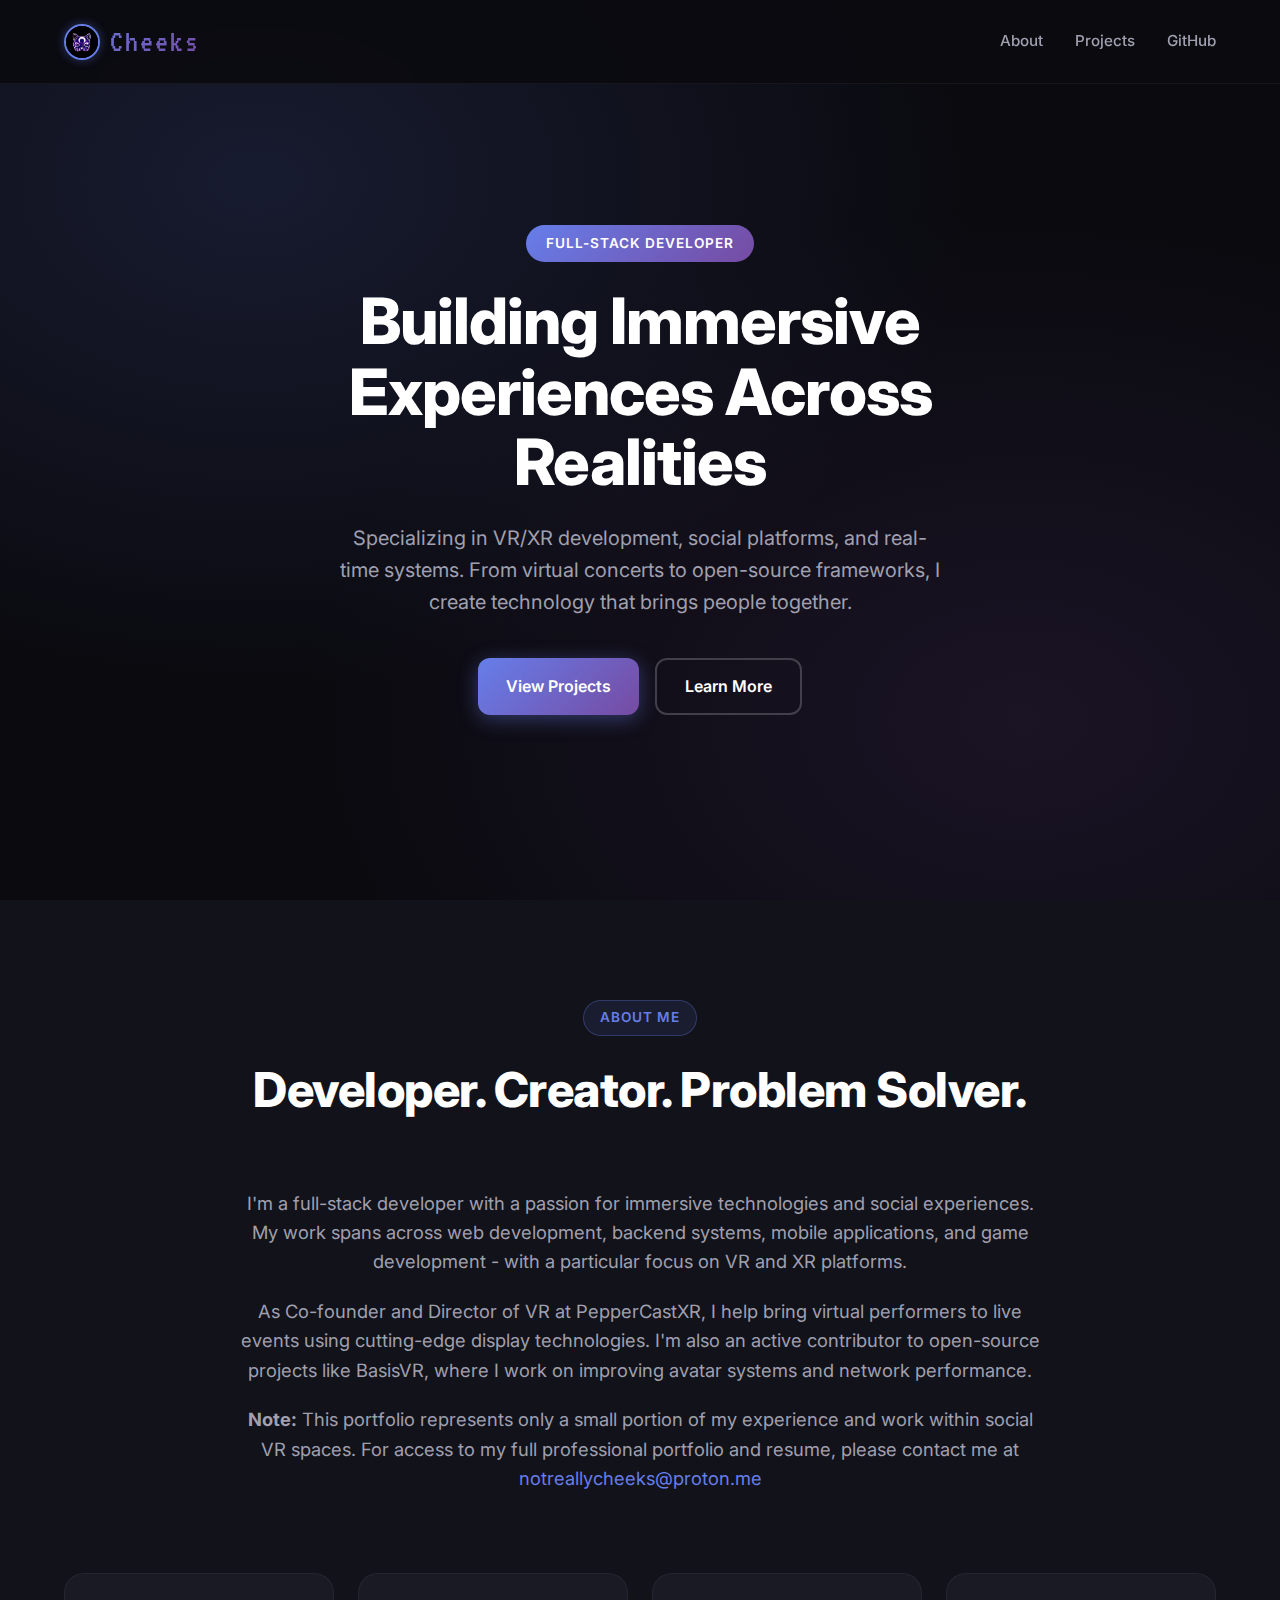
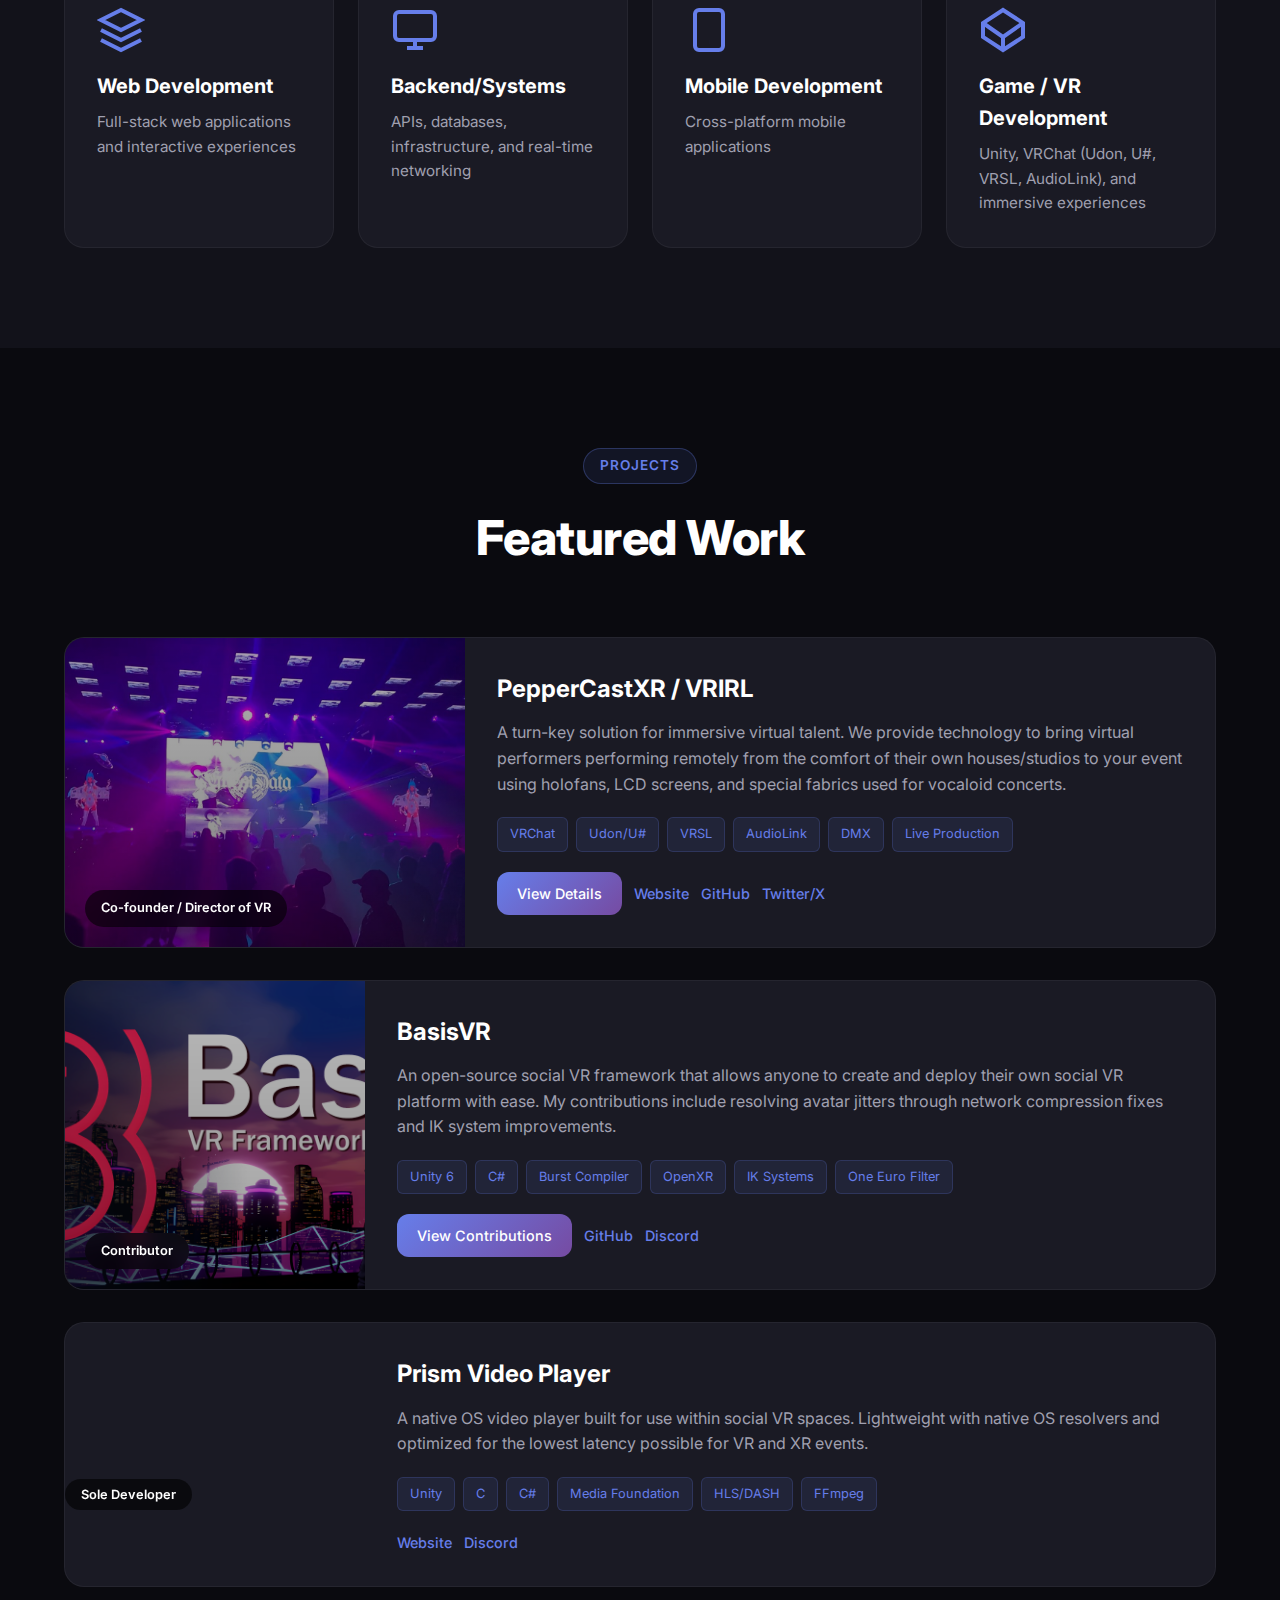
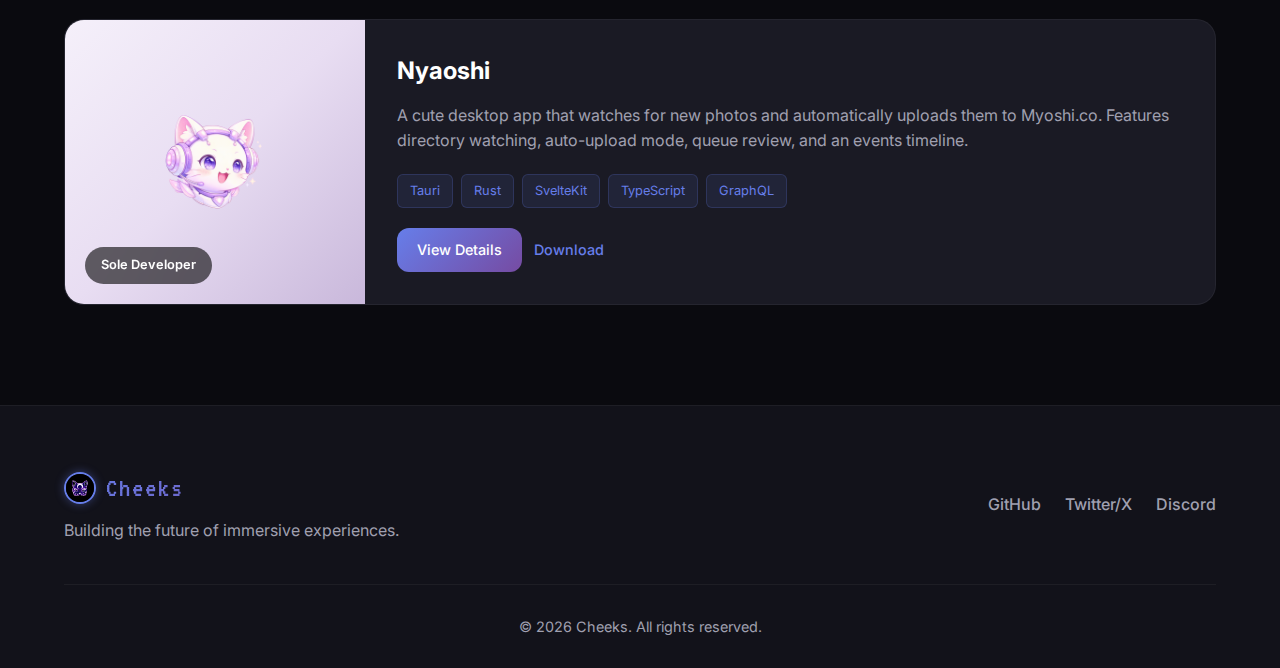
<file: index.html>
<!DOCTYPE html>
<html lang="en">
<head>
    <meta charset="UTF-8">
    <meta name="viewport" content="width=device-width, initial-scale=1.0">
    <title>Cheeks | Full-Stack Developer</title>
    <meta name="description" content="Full-Stack Developer specializing in VR/XR, Web Development, and Game Development">
    <link rel="stylesheet" href="css/style.css?v=8">
    <link rel="preconnect" href="https://fonts.googleapis.com">
    <link rel="preconnect" href="https://fonts.gstatic.com" crossorigin>
    <link href="https://fonts.googleapis.com/css2?family=Inter:wght@400;500;600;700;800&family=VT323&display=swap" rel="stylesheet">
</head>
<body>
    <nav class="navbar">
        <div class="nav-container">
            <a href="/" class="nav-logo"><img src="assets/images/logo.png" alt="Cheeks" class="logo-img" width="36" height="36">Cheeks</a>
            <div class="nav-links">
                <a href="#about">About</a>
                <a href="#projects">Projects</a>
                <a href="https://github.com/notreallycheeks" target="_blank" rel="noopener">GitHub</a>
            </div>
        </div>
    </nav>

    <header class="hero">
        <div class="hero-content">
            <div class="hero-badge">Full-Stack Developer</div>
            <h1>Building Immersive Experiences Across Realities</h1>
            <p class="hero-subtitle">Specializing in VR/XR development, social platforms, and real-time systems. From virtual concerts to open-source frameworks, I create technology that brings people together.</p>
            <div class="hero-cta">
                <a href="#projects" class="btn btn-primary">View Projects</a>
                <a href="#about" class="btn btn-secondary">Learn More</a>
            </div>
        </div>
        <div class="hero-decoration"></div>
    </header>

    <section id="about" class="about">
        <div class="container">
            <div class="section-header">
                <span class="section-tag">About Me</span>
                <h2>Developer. Creator. Problem Solver.</h2>
            </div>
            <div class="about-content">
                <div class="about-text">
                    <p>I'm a full-stack developer with a passion for immersive technologies and social experiences. My work spans across web development, backend systems, mobile applications, and game development - with a particular focus on VR and XR platforms.</p>
                    <p>As Co-founder and Director of VR at PepperCastXR, I help bring virtual performers to live events using cutting-edge display technologies. I'm also an active contributor to open-source projects like BasisVR, where I work on improving avatar systems and network performance.</p>
                    <div class="contact-callout">
                        <p><strong>Note:</strong> This portfolio represents only a small portion of my experience and work within social VR spaces. For access to my full professional portfolio and resume, please contact me at <a href="mailto:notreallycheeks@proton.me">notreallycheeks@proton.me</a></p>
                    </div>
                </div>
                <div class="skills-grid">
                    <div class="skill-card">
                        <div class="skill-icon">
                            <svg viewBox="0 0 24 24" fill="none" stroke="currentColor" stroke-width="2">
                                <path d="M12 2L2 7l10 5 10-5-10-5zM2 17l10 5 10-5M2 12l10 5 10-5"/>
                            </svg>
                        </div>
                        <h3>Web Development</h3>
                        <p>Full-stack web applications and interactive experiences</p>
                    </div>
                    <div class="skill-card">
                        <div class="skill-icon">
                            <svg viewBox="0 0 24 24" fill="none" stroke="currentColor" stroke-width="2">
                                <rect x="2" y="3" width="20" height="14" rx="2" ry="2"></rect>
                                <line x1="8" y1="21" x2="16" y2="21"></line>
                                <line x1="12" y1="17" x2="12" y2="21"></line>
                            </svg>
                        </div>
                        <h3>Backend/Systems</h3>
                        <p>APIs, databases, infrastructure, and real-time networking</p>
                    </div>
                    <div class="skill-card">
                        <div class="skill-icon">
                            <svg viewBox="0 0 24 24" fill="none" stroke="currentColor" stroke-width="2">
                                <rect x="5" y="2" width="14" height="20" rx="2" ry="2"></rect>
                                <line x1="12" y1="18" x2="12.01" y2="18"></line>
                            </svg>
                        </div>
                        <h3>Mobile Development</h3>
                        <p>Cross-platform mobile applications</p>
                    </div>
                    <div class="skill-card">
                        <div class="skill-icon">
                            <svg viewBox="0 0 24 24" fill="none" stroke="currentColor" stroke-width="2">
                                <polygon points="12 2 22 8.5 22 15.5 12 22 2 15.5 2 8.5 12 2"></polygon>
                                <line x1="12" y1="22" x2="12" y2="15.5"></line>
                                <polyline points="22 8.5 12 15.5 2 8.5"></polyline>
                            </svg>
                        </div>
                        <h3>Game / VR Development</h3>
                        <p>Unity, VRChat (Udon, U#, VRSL, AudioLink), and immersive experiences</p>
                    </div>
                </div>
            </div>
        </div>
    </section>

    <section id="projects" class="projects">
        <div class="container">
            <div class="section-header">
                <span class="section-tag">Projects</span>
                <h2>Featured Work</h2>
            </div>

            <div class="projects-grid">
                <article class="project-card project-featured">
                    <div class="project-image" style="background: linear-gradient(to bottom, rgba(0,0,0,0.3), rgba(0,0,0,0.5)), url('assets/images/hero-bg.jpg') center center / cover no-repeat;">
                        <span class="project-role">Co-founder / Director of VR</span>
                    </div>
                    <div class="project-content">
                        <h3>PepperCastXR / VRIRL</h3>
                        <p>A turn-key solution for immersive virtual talent. We provide technology to bring virtual performers performing remotely from the comfort of their own houses/studios to your event using holofans, LCD screens, and special fabrics used for vocaloid concerts.</p>
                        <div class="project-tech">
                            <span>VRChat</span>
                            <span>Udon/U#</span>
                            <span>VRSL</span>
                            <span>AudioLink</span>
                            <span>DMX</span>
                            <span>Live Production</span>
                        </div>
                        <div class="project-links">
                            <a href="projects/peppercast.html" class="btn btn-small">View Details</a>
                            <a href="https://peppercast.live/" target="_blank" rel="noopener">Website</a>
                            <a href="https://github.com/peppercastlive" target="_blank" rel="noopener">GitHub</a>
                            <a href="https://x.com/pepper_cast" target="_blank" rel="noopener">Twitter/X</a>
                        </div>
                    </div>
                </article>

                <article class="project-card">
                    <div class="project-image" style="background: linear-gradient(to bottom, rgba(0,0,0,0.2), rgba(0,0,0,0.4)), url('assets/images/basisvr-bg.png') center center / cover no-repeat;">
                        <span class="project-role">Contributor</span>
                    </div>
                    <div class="project-content">
                        <h3>BasisVR</h3>
                        <p>An open-source social VR framework that allows anyone to create and deploy their own social VR platform with ease. My contributions include resolving avatar jitters through network compression fixes and IK system improvements.</p>
                        <div class="project-tech">
                            <span>Unity 6</span>
                            <span>C#</span>
                            <span>Burst Compiler</span>
                            <span>OpenXR</span>
                            <span>IK Systems</span>
                            <span>One Euro Filter</span>
                        </div>
                        <div class="project-links">
                            <a href="projects/basisvr.html" class="btn btn-small">View Contributions</a>
                            <a href="https://github.com/basisvr/basis" target="_blank" rel="noopener">GitHub</a>
                            <a href="https://discord.gg/v6ve6WT562" target="_blank" rel="noopener">Discord</a>
                        </div>
                    </div>
                </article>

                <article class="project-card project-with-video">
                    <div class="project-video">
                        <iframe
                            src="https://www.youtube.com/embed/Uqb2yrfv2b0"
                            title="Prism Video Player Demo"
                            frameborder="0"
                            allow="accelerometer; autoplay; clipboard-write; encrypted-media; gyroscope; picture-in-picture"
                            allowfullscreen>
                        </iframe>
                        <span class="project-role">Sole Developer</span>
                    </div>
                    <div class="project-content">
                        <h3>Prism Video Player</h3>
                        <p>A native OS video player built for use within social VR spaces. Lightweight with native OS resolvers and optimized for the lowest latency possible for VR and XR events.</p>
                        <div class="project-tech">
                            <span>Unity</span>
                            <span>C</span>
                            <span>C#</span>
                            <span>Media Foundation</span>
                            <span>HLS/DASH</span>
                            <span>FFmpeg</span>
                        </div>
                        <div class="project-links">
                            <a href="https://prism.teamyoopi.dev/" target="_blank" rel="noopener">Website</a>
                            <a href="https://discord.com/channels/1239242259392757822/1458406282280042681" target="_blank" rel="noopener">Discord</a>
                        </div>
                    </div>
                </article>

                <article class="project-card">
                    <div class="project-image" style="background: linear-gradient(135deg, #f5f0fa 0%, #e8ddf2 50%, #c9b8db 100%);">
                        <img src="assets/images/nyaoshi-mascot.png" alt="Nyaoshi" style="width: 120px; height: 120px; object-fit: contain; position: absolute; top: 50%; left: 50%; transform: translate(-50%, -50%);">
                        <span class="project-role">Sole Developer</span>
                    </div>
                    <div class="project-content">
                        <h3>Nyaoshi</h3>
                        <p>A cute desktop app that watches for new photos and automatically uploads them to Myoshi.co. Features directory watching, auto-upload mode, queue review, and an events timeline.</p>
                        <div class="project-tech">
                            <span>Tauri</span>
                            <span>Rust</span>
                            <span>SvelteKit</span>
                            <span>TypeScript</span>
                            <span>GraphQL</span>
                        </div>
                        <div class="project-links">
                            <a href="projects/nyaoshi.html" class="btn btn-small">View Details</a>
                            <a href="https://jinxxy.com/notreallycheeks/sGES8" target="_blank" rel="noopener">Download</a>
                        </div>
                    </div>
                </article>
            </div>
        </div>
    </section>

    <footer class="footer">
        <div class="container">
            <div class="footer-content">
                <div class="footer-brand">
                    <span class="footer-logo"><img src="assets/images/logo.png" alt="Cheeks" class="logo-img" width="36" height="36">Cheeks</span>
                    <p>Building the future of immersive experiences.</p>
                </div>
                <div class="footer-links">
                    <a href="https://github.com/notreallycheeks" target="_blank" rel="noopener">GitHub</a>
                    <a href="https://x.com/notreallycheeks" target="_blank" rel="noopener">Twitter/X</a>
                    <a href="https://discord.com/users/notreallycheeks" target="_blank" rel="noopener">Discord</a>
                </div>
            </div>
            <div class="footer-bottom">
                <p>&copy; 2026 Cheeks. All rights reserved.</p>
            </div>
        </div>
    </footer>
</body>
</html>
</file>
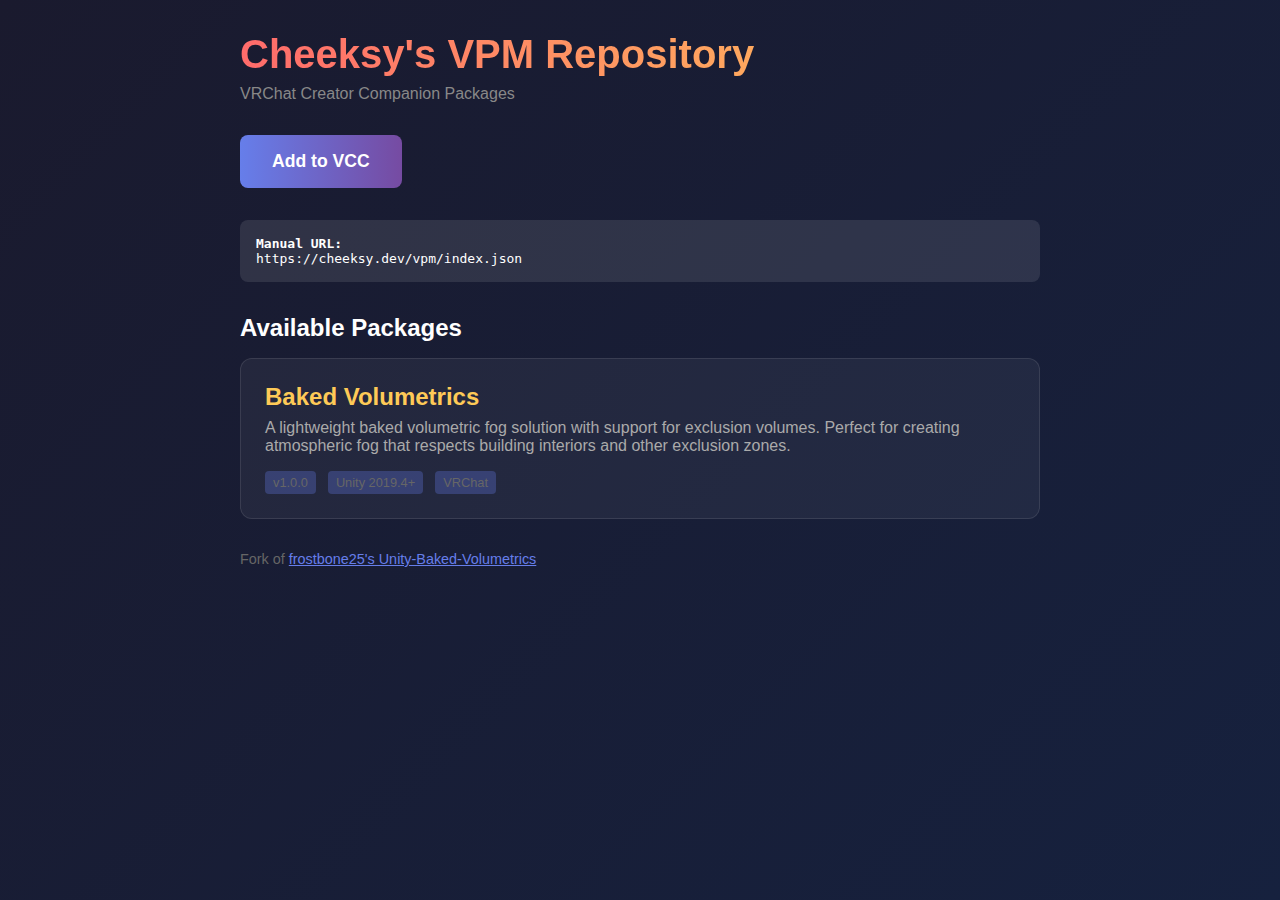
<file: vpm/index.html>
<!DOCTYPE html>
<html lang="en">
<head>
    <meta charset="UTF-8">
    <meta name="viewport" content="width=device-width, initial-scale=1.0">
    <title>Cheeksy's VPM Repository</title>
    <style>
        * {
            margin: 0;
            padding: 0;
            box-sizing: border-box;
        }
        body {
            font-family: -apple-system, BlinkMacSystemFont, 'Segoe UI', Roboto, Oxygen, Ubuntu, sans-serif;
            background: linear-gradient(135deg, #1a1a2e 0%, #16213e 100%);
            min-height: 100vh;
            color: #fff;
            padding: 2rem;
        }
        .container {
            max-width: 800px;
            margin: 0 auto;
        }
        h1 {
            font-size: 2.5rem;
            margin-bottom: 0.5rem;
            background: linear-gradient(90deg, #ff6b6b, #feca57);
            -webkit-background-clip: text;
            -webkit-text-fill-color: transparent;
            background-clip: text;
        }
        .subtitle {
            color: #888;
            margin-bottom: 2rem;
        }
        .add-button {
            display: inline-block;
            background: linear-gradient(90deg, #667eea 0%, #764ba2 100%);
            color: white;
            padding: 1rem 2rem;
            border-radius: 8px;
            text-decoration: none;
            font-weight: bold;
            font-size: 1.1rem;
            transition: transform 0.2s, box-shadow 0.2s;
            margin-bottom: 2rem;
        }
        .add-button:hover {
            transform: translateY(-2px);
            box-shadow: 0 10px 20px rgba(102, 126, 234, 0.3);
        }
        .manual-url {
            background: rgba(255,255,255,0.1);
            padding: 1rem;
            border-radius: 8px;
            margin-bottom: 2rem;
            font-family: monospace;
            word-break: break-all;
        }
        .packages {
            margin-top: 2rem;
        }
        .package {
            background: rgba(255,255,255,0.05);
            border: 1px solid rgba(255,255,255,0.1);
            border-radius: 12px;
            padding: 1.5rem;
            margin-bottom: 1rem;
        }
        .package h2 {
            color: #feca57;
            margin-bottom: 0.5rem;
        }
        .package p {
            color: #aaa;
            margin-bottom: 1rem;
        }
        .package-meta {
            font-size: 0.9rem;
            color: #666;
        }
        .badge {
            display: inline-block;
            background: rgba(102, 126, 234, 0.3);
            padding: 0.25rem 0.5rem;
            border-radius: 4px;
            font-size: 0.8rem;
            margin-right: 0.5rem;
        }
    </style>
</head>
<body>
    <div class="container">
        <h1>Cheeksy's VPM Repository</h1>
        <p class="subtitle">VRChat Creator Companion Packages</p>

        <a href="vcc://vpm/addRepo?url=https://cheeksy.dev/vpm/index.json" class="add-button">
            Add to VCC
        </a>

        <div class="manual-url">
            <strong>Manual URL:</strong><br>
            https://cheeksy.dev/vpm/index.json
        </div>

        <div class="packages">
            <h2 style="margin-bottom: 1rem;">Available Packages</h2>

            <div class="package">
                <h2>Baked Volumetrics</h2>
                <p>A lightweight baked volumetric fog solution with support for exclusion volumes. Perfect for creating atmospheric fog that respects building interiors and other exclusion zones.</p>
                <div class="package-meta">
                    <span class="badge">v1.0.0</span>
                    <span class="badge">Unity 2019.4+</span>
                    <span class="badge">VRChat</span>
                </div>
            </div>
        </div>

        <p style="margin-top: 2rem; color: #666; font-size: 0.9rem;">
            Fork of <a href="https://github.com/frostbone25/Unity-Baked-Volumetrics" style="color: #667eea;">frostbone25's Unity-Baked-Volumetrics</a>
        </p>
    </div>
</body>
</html>
</file>
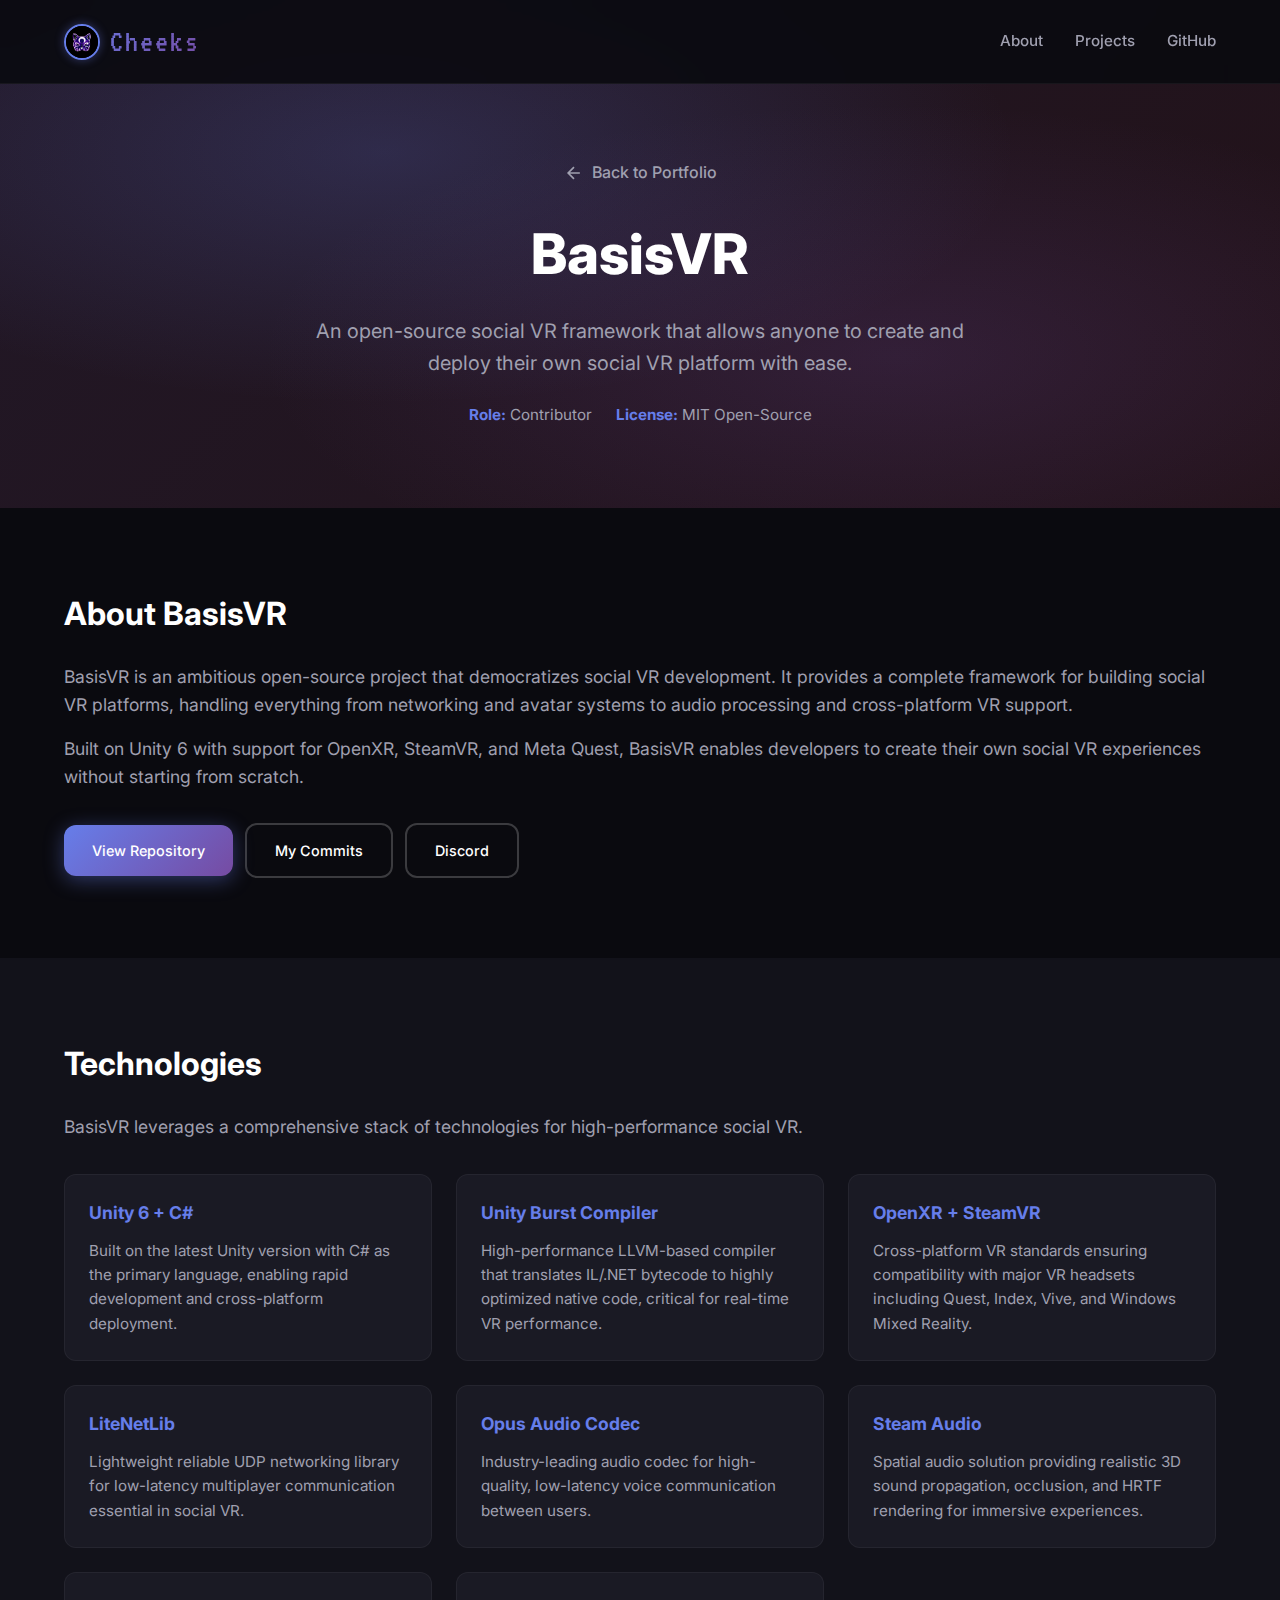
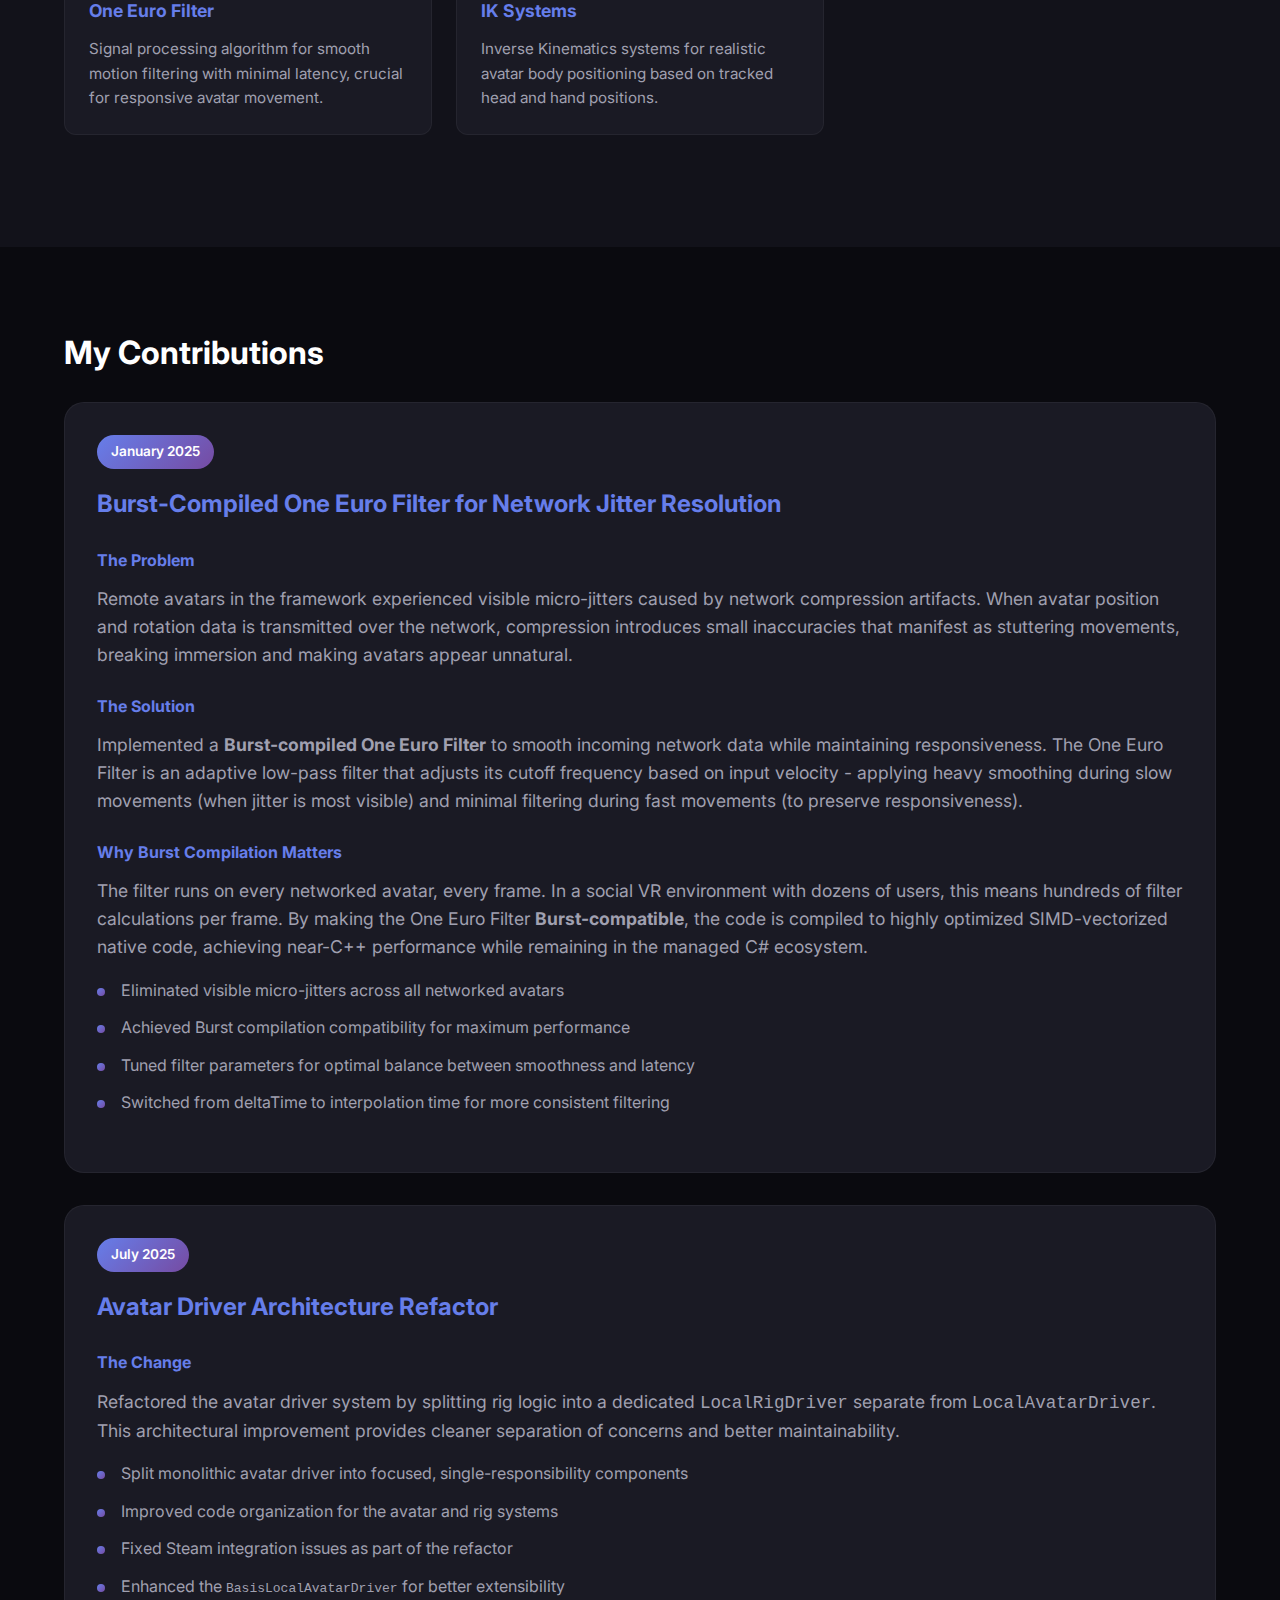
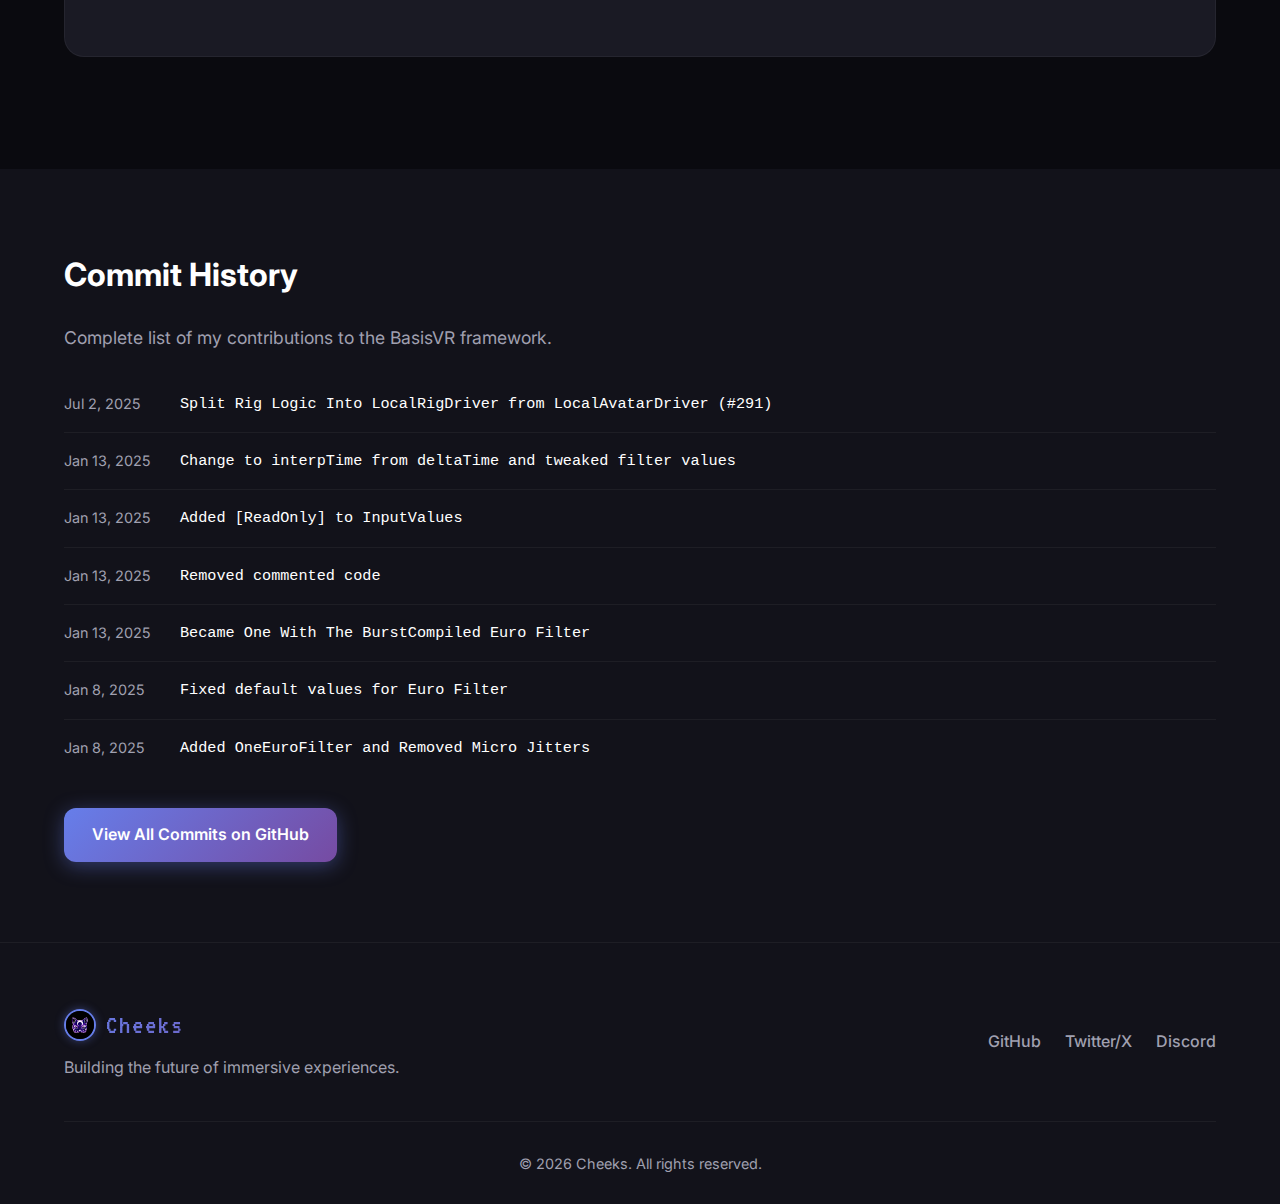
<file: projects/basisvr.html>
<!DOCTYPE html>
<html lang="en">
<head>
    <meta charset="UTF-8">
    <meta name="viewport" content="width=device-width, initial-scale=1.0">
    <title>BasisVR Contributions | Cheeks Portfolio</title>
    <meta name="description" content="Open-source contributions to BasisVR - IK systems and network jitter resolution">
    <link rel="stylesheet" href="../css/style.css">
    <link rel="preconnect" href="https://fonts.googleapis.com">
    <link rel="preconnect" href="https://fonts.gstatic.com" crossorigin>
    <link href="https://fonts.googleapis.com/css2?family=Inter:wght@400;500;600;700;800&family=VT323&display=swap" rel="stylesheet">
</head>
<body>
    <nav class="navbar">
        <div class="nav-container">
            <a href="/" class="nav-logo"><img src="../assets/images/logo.png" alt="Cheeks" class="logo-img" width="36" height="36">Cheeks</a>
            <div class="nav-links">
                <a href="/#about">About</a>
                <a href="/#projects">Projects</a>
                <a href="https://github.com/notreallycheeks" target="_blank" rel="noopener">GitHub</a>
            </div>
        </div>
    </nav>

    <header class="page-header" style="background: linear-gradient(135deg, rgba(240, 147, 251, 0.1) 0%, rgba(245, 87, 108, 0.1) 100%);">
        <div class="container">
            <a href="/" class="back-link">
                <svg viewBox="0 0 24 24" fill="none" stroke="currentColor" stroke-width="2">
                    <path d="M19 12H5M12 19l-7-7 7-7"/>
                </svg>
                Back to Portfolio
            </a>
            <h1>BasisVR</h1>
            <p class="lead">An open-source social VR framework that allows anyone to create and deploy their own social VR platform with ease.</p>
            <div class="meta">
                <span><strong>Role:</strong> Contributor</span>
                <span><strong>License:</strong> MIT Open-Source</span>
            </div>
        </div>
    </header>

    <section class="content-section">
        <div class="container">
            <h2>About BasisVR</h2>
            <p>BasisVR is an ambitious open-source project that democratizes social VR development. It provides a complete framework for building social VR platforms, handling everything from networking and avatar systems to audio processing and cross-platform VR support.</p>
            <p>Built on Unity 6 with support for OpenXR, SteamVR, and Meta Quest, BasisVR enables developers to create their own social VR experiences without starting from scratch.</p>

            <div class="project-links" style="margin-top: 32px;">
                <a href="https://github.com/basisvr/basis" target="_blank" rel="noopener" class="btn btn-primary">View Repository</a>
                <a href="https://github.com/BasisVR/Basis/commits/developer/?author=notreallycheeks" target="_blank" rel="noopener" class="btn btn-secondary">My Commits</a>
                <a href="https://discord.gg/v6ve6WT562" target="_blank" rel="noopener" class="btn btn-secondary">Discord</a>
            </div>
        </div>
    </section>

    <section class="content-section">
        <div class="container">
            <h2>Technologies</h2>
            <p>BasisVR leverages a comprehensive stack of technologies for high-performance social VR.</p>

            <div class="tech-grid">
                <div class="tech-card">
                    <h4>Unity 6 + C#</h4>
                    <p>Built on the latest Unity version with C# as the primary language, enabling rapid development and cross-platform deployment.</p>
                </div>
                <div class="tech-card">
                    <h4>Unity Burst Compiler</h4>
                    <p>High-performance LLVM-based compiler that translates IL/.NET bytecode to highly optimized native code, critical for real-time VR performance.</p>
                </div>
                <div class="tech-card">
                    <h4>OpenXR + SteamVR</h4>
                    <p>Cross-platform VR standards ensuring compatibility with major VR headsets including Quest, Index, Vive, and Windows Mixed Reality.</p>
                </div>
                <div class="tech-card">
                    <h4>LiteNetLib</h4>
                    <p>Lightweight reliable UDP networking library for low-latency multiplayer communication essential in social VR.</p>
                </div>
                <div class="tech-card">
                    <h4>Opus Audio Codec</h4>
                    <p>Industry-leading audio codec for high-quality, low-latency voice communication between users.</p>
                </div>
                <div class="tech-card">
                    <h4>Steam Audio</h4>
                    <p>Spatial audio solution providing realistic 3D sound propagation, occlusion, and HRTF rendering for immersive experiences.</p>
                </div>
                <div class="tech-card">
                    <h4>One Euro Filter</h4>
                    <p>Signal processing algorithm for smooth motion filtering with minimal latency, crucial for responsive avatar movement.</p>
                </div>
                <div class="tech-card">
                    <h4>IK Systems</h4>
                    <p>Inverse Kinematics systems for realistic avatar body positioning based on tracked head and hand positions.</p>
                </div>
            </div>
        </div>
    </section>

    <section class="content-section">
        <div class="container">
            <h2>My Contributions</h2>

            <div class="contribution-card">
                <span class="contribution-date">January 2025</span>
                <h3>Burst-Compiled One Euro Filter for Network Jitter Resolution</h3>

                <h4 style="color: var(--color-primary); margin: 24px 0 12px;">The Problem</h4>
                <p>Remote avatars in the framework experienced visible micro-jitters caused by network compression artifacts. When avatar position and rotation data is transmitted over the network, compression introduces small inaccuracies that manifest as stuttering movements, breaking immersion and making avatars appear unnatural.</p>

                <h4 style="color: var(--color-primary); margin: 24px 0 12px;">The Solution</h4>
                <p>Implemented a <strong>Burst-compiled One Euro Filter</strong> to smooth incoming network data while maintaining responsiveness. The One Euro Filter is an adaptive low-pass filter that adjusts its cutoff frequency based on input velocity - applying heavy smoothing during slow movements (when jitter is most visible) and minimal filtering during fast movements (to preserve responsiveness).</p>

                <h4 style="color: var(--color-primary); margin: 24px 0 12px;">Why Burst Compilation Matters</h4>
                <p>The filter runs on every networked avatar, every frame. In a social VR environment with dozens of users, this means hundreds of filter calculations per frame. By making the One Euro Filter <strong>Burst-compatible</strong>, the code is compiled to highly optimized SIMD-vectorized native code, achieving near-C++ performance while remaining in the managed C# ecosystem.</p>

                <ul>
                    <li>Eliminated visible micro-jitters across all networked avatars</li>
                    <li>Achieved Burst compilation compatibility for maximum performance</li>
                    <li>Tuned filter parameters for optimal balance between smoothness and latency</li>
                    <li>Switched from deltaTime to interpolation time for more consistent filtering</li>
                </ul>
            </div>

            <div class="contribution-card">
                <span class="contribution-date">July 2025</span>
                <h3>Avatar Driver Architecture Refactor</h3>

                <h4 style="color: var(--color-primary); margin: 24px 0 12px;">The Change</h4>
                <p>Refactored the avatar driver system by splitting rig logic into a dedicated <code>LocalRigDriver</code> separate from <code>LocalAvatarDriver</code>. This architectural improvement provides cleaner separation of concerns and better maintainability.</p>

                <ul>
                    <li>Split monolithic avatar driver into focused, single-responsibility components</li>
                    <li>Improved code organization for the avatar and rig systems</li>
                    <li>Fixed Steam integration issues as part of the refactor</li>
                    <li>Enhanced the <code>BasisLocalAvatarDriver</code> for better extensibility</li>
                </ul>
            </div>
        </div>
    </section>

    <section class="content-section">
        <div class="container">
            <h2>Commit History</h2>
            <p>Complete list of my contributions to the BasisVR framework.</p>

            <div class="commit-list">
                <div class="commit-item">
                    <span class="commit-date">Jul 2, 2025</span>
                    <div class="commit-message">
                        <a href="https://github.com/BasisVR/Basis/pull/291" target="_blank" rel="noopener">Split Rig Logic Into LocalRigDriver from LocalAvatarDriver (#291)</a>
                    </div>
                </div>
                <div class="commit-item">
                    <span class="commit-date">Jan 13, 2025</span>
                    <div class="commit-message">
                        Change to interpTime from deltaTime and tweaked filter values
                    </div>
                </div>
                <div class="commit-item">
                    <span class="commit-date">Jan 13, 2025</span>
                    <div class="commit-message">
                        Added [ReadOnly] to InputValues
                    </div>
                </div>
                <div class="commit-item">
                    <span class="commit-date">Jan 13, 2025</span>
                    <div class="commit-message">
                        Removed commented code
                    </div>
                </div>
                <div class="commit-item">
                    <span class="commit-date">Jan 13, 2025</span>
                    <div class="commit-message">
                        Became One With The BurstCompiled Euro Filter
                    </div>
                </div>
                <div class="commit-item">
                    <span class="commit-date">Jan 8, 2025</span>
                    <div class="commit-message">
                        Fixed default values for Euro Filter
                    </div>
                </div>
                <div class="commit-item">
                    <span class="commit-date">Jan 8, 2025</span>
                    <div class="commit-message">
                        Added OneEuroFilter and Removed Micro Jitters
                    </div>
                </div>
            </div>

            <div style="margin-top: 32px;">
                <a href="https://github.com/BasisVR/Basis/commits/developer/?author=notreallycheeks" target="_blank" rel="noopener" class="btn btn-primary">View All Commits on GitHub</a>
            </div>
        </div>
    </section>

    <footer class="footer">
        <div class="container">
            <div class="footer-content">
                <div class="footer-brand">
                    <span class="footer-logo"><img src="../assets/images/logo.png" alt="Cheeks" class="logo-img" width="36" height="36">Cheeks</span>
                    <p>Building the future of immersive experiences.</p>
                </div>
                <div class="footer-links">
                    <a href="https://github.com/notreallycheeks" target="_blank" rel="noopener">GitHub</a>
                    <a href="https://x.com/notreallycheeks" target="_blank" rel="noopener">Twitter/X</a>
                    <a href="https://discord.com/users/notreallycheeks" target="_blank" rel="noopener">Discord</a>
                </div>
            </div>
            <div class="footer-bottom">
                <p>&copy; 2026 Cheeks. All rights reserved.</p>
            </div>
        </div>
    </footer>
</body>
</html>
</file>
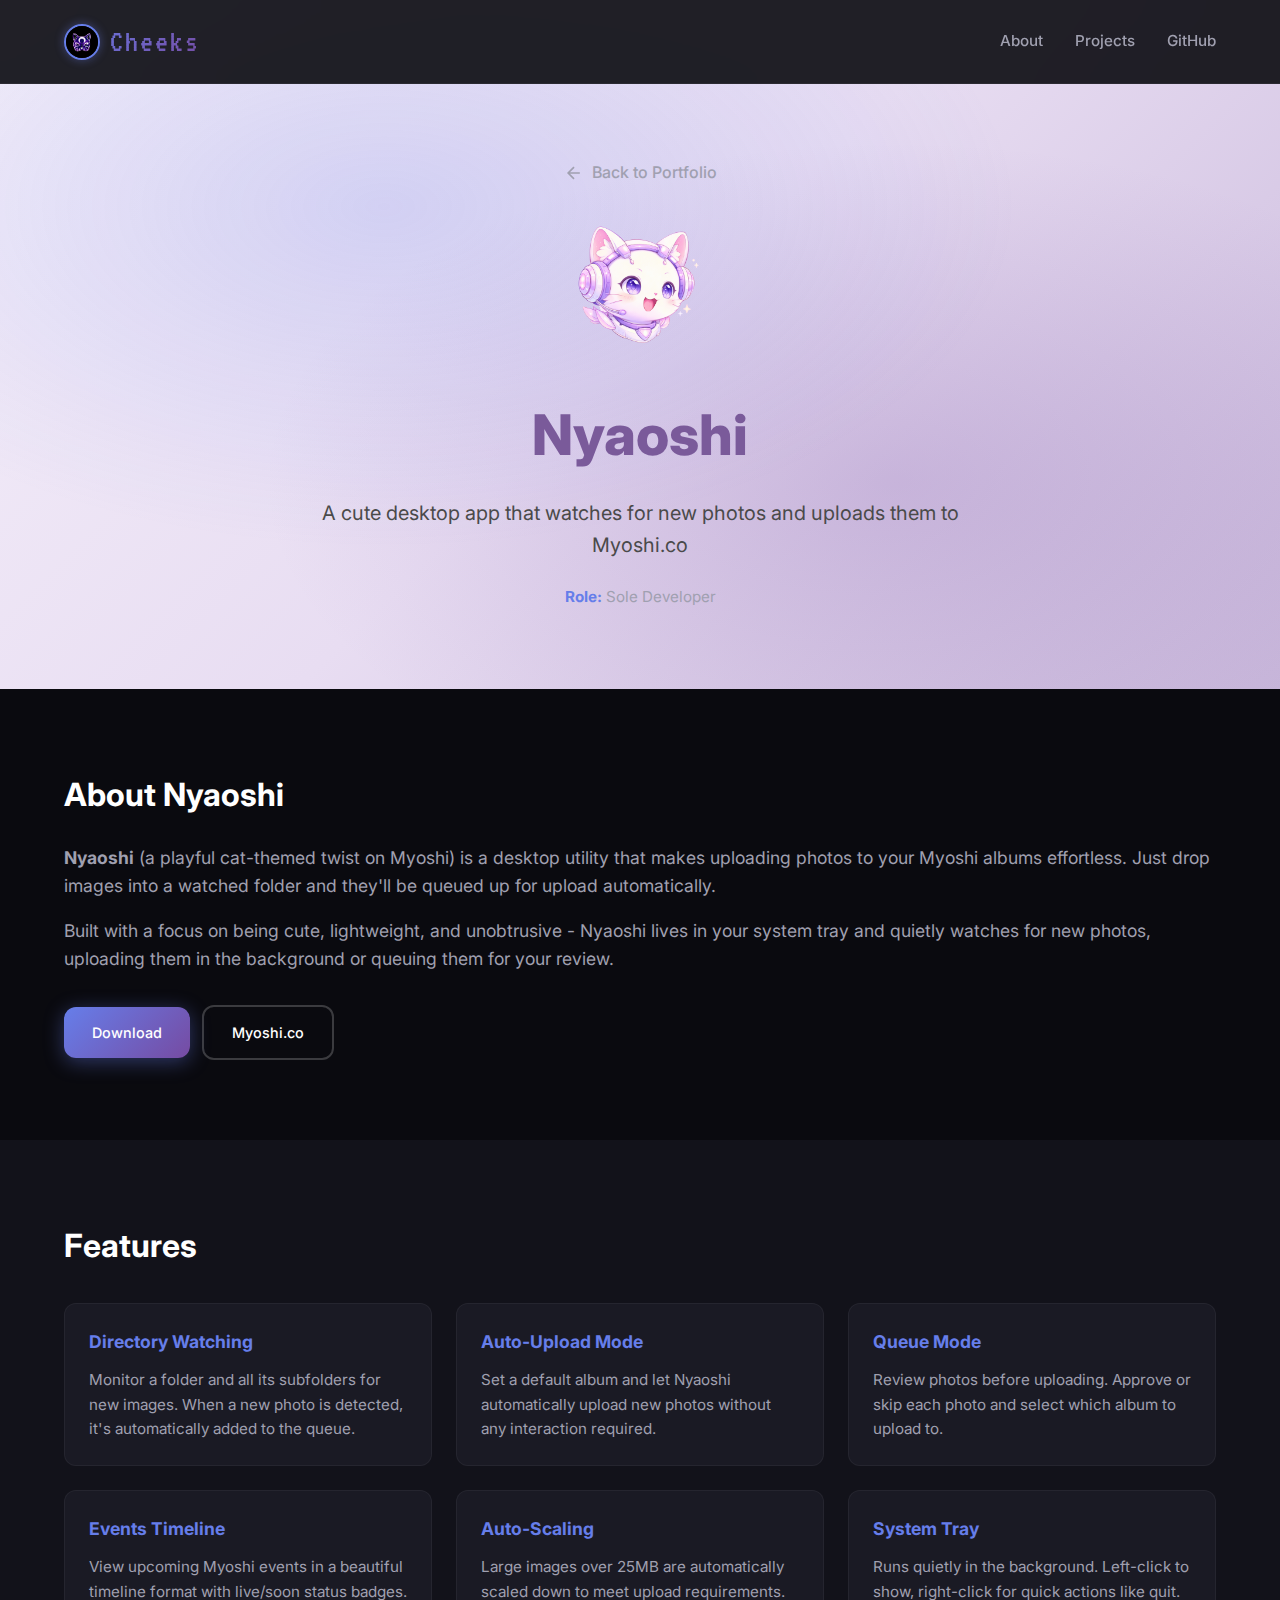
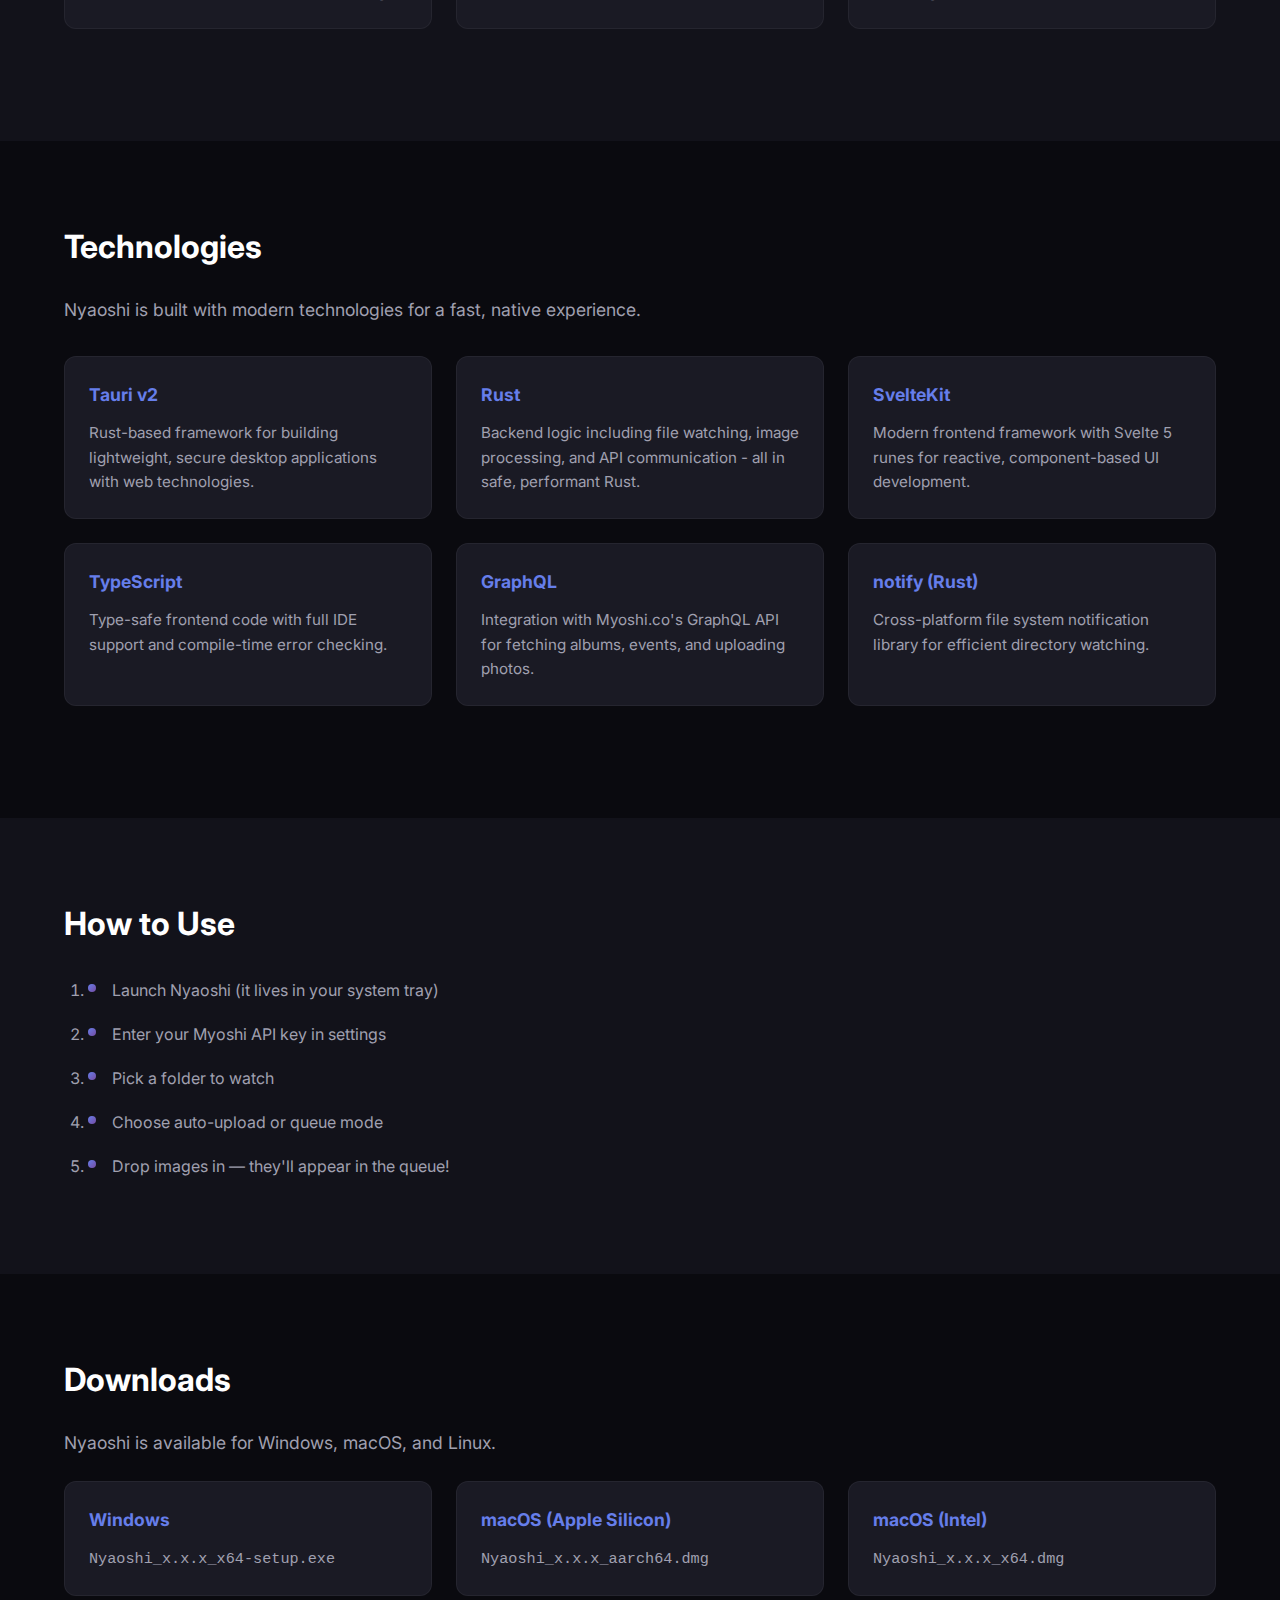
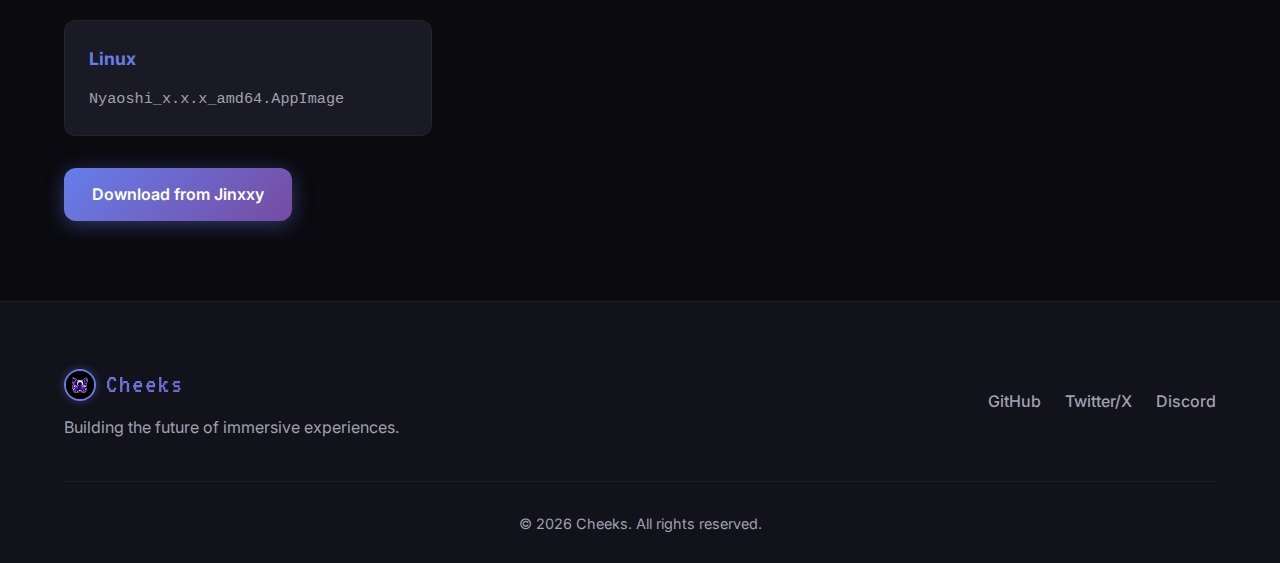
<file: projects/nyaoshi.html>
<!DOCTYPE html>
<html lang="en">
<head>
    <meta charset="UTF-8">
    <meta name="viewport" content="width=device-width, initial-scale=1.0">
    <title>Nyaoshi | Cheeks Portfolio</title>
    <meta name="description" content="A cute desktop photo uploader for Myoshi.co built with Tauri and SvelteKit">
    <link rel="stylesheet" href="../css/style.css?v=8">
    <link rel="preconnect" href="https://fonts.googleapis.com">
    <link rel="preconnect" href="https://fonts.gstatic.com" crossorigin>
    <link href="https://fonts.googleapis.com/css2?family=Inter:wght@400;500;600;700;800&family=VT323&display=swap" rel="stylesheet">
</head>
<body>
    <nav class="navbar">
        <div class="nav-container">
            <a href="/" class="nav-logo"><img src="../assets/images/logo.png" alt="Cheeks" class="logo-img" width="36" height="36">Cheeks</a>
            <div class="nav-links">
                <a href="/#about">About</a>
                <a href="/#projects">Projects</a>
                <a href="https://github.com/notreallycheeks" target="_blank" rel="noopener">GitHub</a>
            </div>
        </div>
    </nav>

    <header class="page-header" style="background: linear-gradient(135deg, #f5f0fa 0%, #e8ddf2 50%, #c9b8db 100%);">
        <div class="container">
            <a href="/" class="back-link">
                <svg viewBox="0 0 24 24" fill="none" stroke="currentColor" stroke-width="2">
                    <path d="M19 12H5M12 19l-7-7 7-7"/>
                </svg>
                Back to Portfolio
            </a>
            <div style="text-align: center;">
                <img src="../assets/images/nyaoshi-mascot.png" alt="Nyaoshi" style="width: 150px; height: 150px; margin: 0 auto 24px;">
            </div>
            <h1 style="color: #7a5a9a;">Nyaoshi</h1>
            <p class="lead" style="color: #4a4a4a;">A cute desktop app that watches for new photos and uploads them to Myoshi.co</p>
            <div class="meta" style="color: #7a7a7a;">
                <span><strong>Role:</strong> Sole Developer</span>
            </div>
        </div>
    </header>

    <section class="content-section">
        <div class="container">
            <h2>About Nyaoshi</h2>
            <p><strong>Nyaoshi</strong> (a playful cat-themed twist on Myoshi) is a desktop utility that makes uploading photos to your Myoshi albums effortless. Just drop images into a watched folder and they'll be queued up for upload automatically.</p>
            <p>Built with a focus on being cute, lightweight, and unobtrusive - Nyaoshi lives in your system tray and quietly watches for new photos, uploading them in the background or queuing them for your review.</p>

            <div class="project-links" style="margin-top: 32px;">
                <a href="https://jinxxy.com/notreallycheeks/sGES8" target="_blank" rel="noopener" class="btn btn-primary">Download</a>
                <a href="https://myoshi.co" target="_blank" rel="noopener" class="btn btn-secondary">Myoshi.co</a>
            </div>
        </div>
    </section>

    <section class="content-section">
        <div class="container">
            <h2>Features</h2>

            <div class="tech-grid">
                <div class="tech-card">
                    <h4>Directory Watching</h4>
                    <p>Monitor a folder and all its subfolders for new images. When a new photo is detected, it's automatically added to the queue.</p>
                </div>
                <div class="tech-card">
                    <h4>Auto-Upload Mode</h4>
                    <p>Set a default album and let Nyaoshi automatically upload new photos without any interaction required.</p>
                </div>
                <div class="tech-card">
                    <h4>Queue Mode</h4>
                    <p>Review photos before uploading. Approve or skip each photo and select which album to upload to.</p>
                </div>
                <div class="tech-card">
                    <h4>Events Timeline</h4>
                    <p>View upcoming Myoshi events in a beautiful timeline format with live/soon status badges.</p>
                </div>
                <div class="tech-card">
                    <h4>Auto-Scaling</h4>
                    <p>Large images over 25MB are automatically scaled down to meet upload requirements.</p>
                </div>
                <div class="tech-card">
                    <h4>System Tray</h4>
                    <p>Runs quietly in the background. Left-click to show, right-click for quick actions like quit.</p>
                </div>
            </div>
        </div>
    </section>

    <section class="content-section">
        <div class="container">
            <h2>Technologies</h2>
            <p>Nyaoshi is built with modern technologies for a fast, native experience.</p>

            <div class="tech-grid">
                <div class="tech-card">
                    <h4>Tauri v2</h4>
                    <p>Rust-based framework for building lightweight, secure desktop applications with web technologies.</p>
                </div>
                <div class="tech-card">
                    <h4>Rust</h4>
                    <p>Backend logic including file watching, image processing, and API communication - all in safe, performant Rust.</p>
                </div>
                <div class="tech-card">
                    <h4>SvelteKit</h4>
                    <p>Modern frontend framework with Svelte 5 runes for reactive, component-based UI development.</p>
                </div>
                <div class="tech-card">
                    <h4>TypeScript</h4>
                    <p>Type-safe frontend code with full IDE support and compile-time error checking.</p>
                </div>
                <div class="tech-card">
                    <h4>GraphQL</h4>
                    <p>Integration with Myoshi.co's GraphQL API for fetching albums, events, and uploading photos.</p>
                </div>
                <div class="tech-card">
                    <h4>notify (Rust)</h4>
                    <p>Cross-platform file system notification library for efficient directory watching.</p>
                </div>
            </div>
        </div>
    </section>

    <section class="content-section">
        <div class="container">
            <h2>How to Use</h2>
            <ol style="line-height: 2; padding-left: 24px;">
                <li>Launch Nyaoshi (it lives in your system tray)</li>
                <li>Enter your Myoshi API key in settings</li>
                <li>Pick a folder to watch</li>
                <li>Choose auto-upload or queue mode</li>
                <li>Drop images in — they'll appear in the queue!</li>
            </ol>
        </div>
    </section>

    <section class="content-section">
        <div class="container">
            <h2>Downloads</h2>
            <p>Nyaoshi is available for Windows, macOS, and Linux.</p>

            <div class="tech-grid" style="margin-top: 24px;">
                <div class="tech-card">
                    <h4>Windows</h4>
                    <p><code>Nyaoshi_x.x.x_x64-setup.exe</code></p>
                </div>
                <div class="tech-card">
                    <h4>macOS (Apple Silicon)</h4>
                    <p><code>Nyaoshi_x.x.x_aarch64.dmg</code></p>
                </div>
                <div class="tech-card">
                    <h4>macOS (Intel)</h4>
                    <p><code>Nyaoshi_x.x.x_x64.dmg</code></p>
                </div>
                <div class="tech-card">
                    <h4>Linux</h4>
                    <p><code>Nyaoshi_x.x.x_amd64.AppImage</code></p>
                </div>
            </div>

            <div style="margin-top: 32px;">
                <a href="https://jinxxy.com/notreallycheeks/sGES8" target="_blank" rel="noopener" class="btn btn-primary">Download from Jinxxy</a>
            </div>
        </div>
    </section>

    <footer class="footer">
        <div class="container">
            <div class="footer-content">
                <div class="footer-brand">
                    <span class="footer-logo"><img src="../assets/images/logo.png" alt="Cheeks" class="logo-img" width="36" height="36">Cheeks</span>
                    <p>Building the future of immersive experiences.</p>
                </div>
                <div class="footer-links">
                    <a href="https://github.com/notreallycheeks" target="_blank" rel="noopener">GitHub</a>
                    <a href="https://x.com/notreallycheeks" target="_blank" rel="noopener">Twitter/X</a>
                    <a href="https://discord.com/users/notreallycheeks" target="_blank" rel="noopener">Discord</a>
                </div>
            </div>
            <div class="footer-bottom">
                <p>&copy; 2026 Cheeks. All rights reserved.</p>
            </div>
        </div>
    </footer>
</body>
</html>
</file>
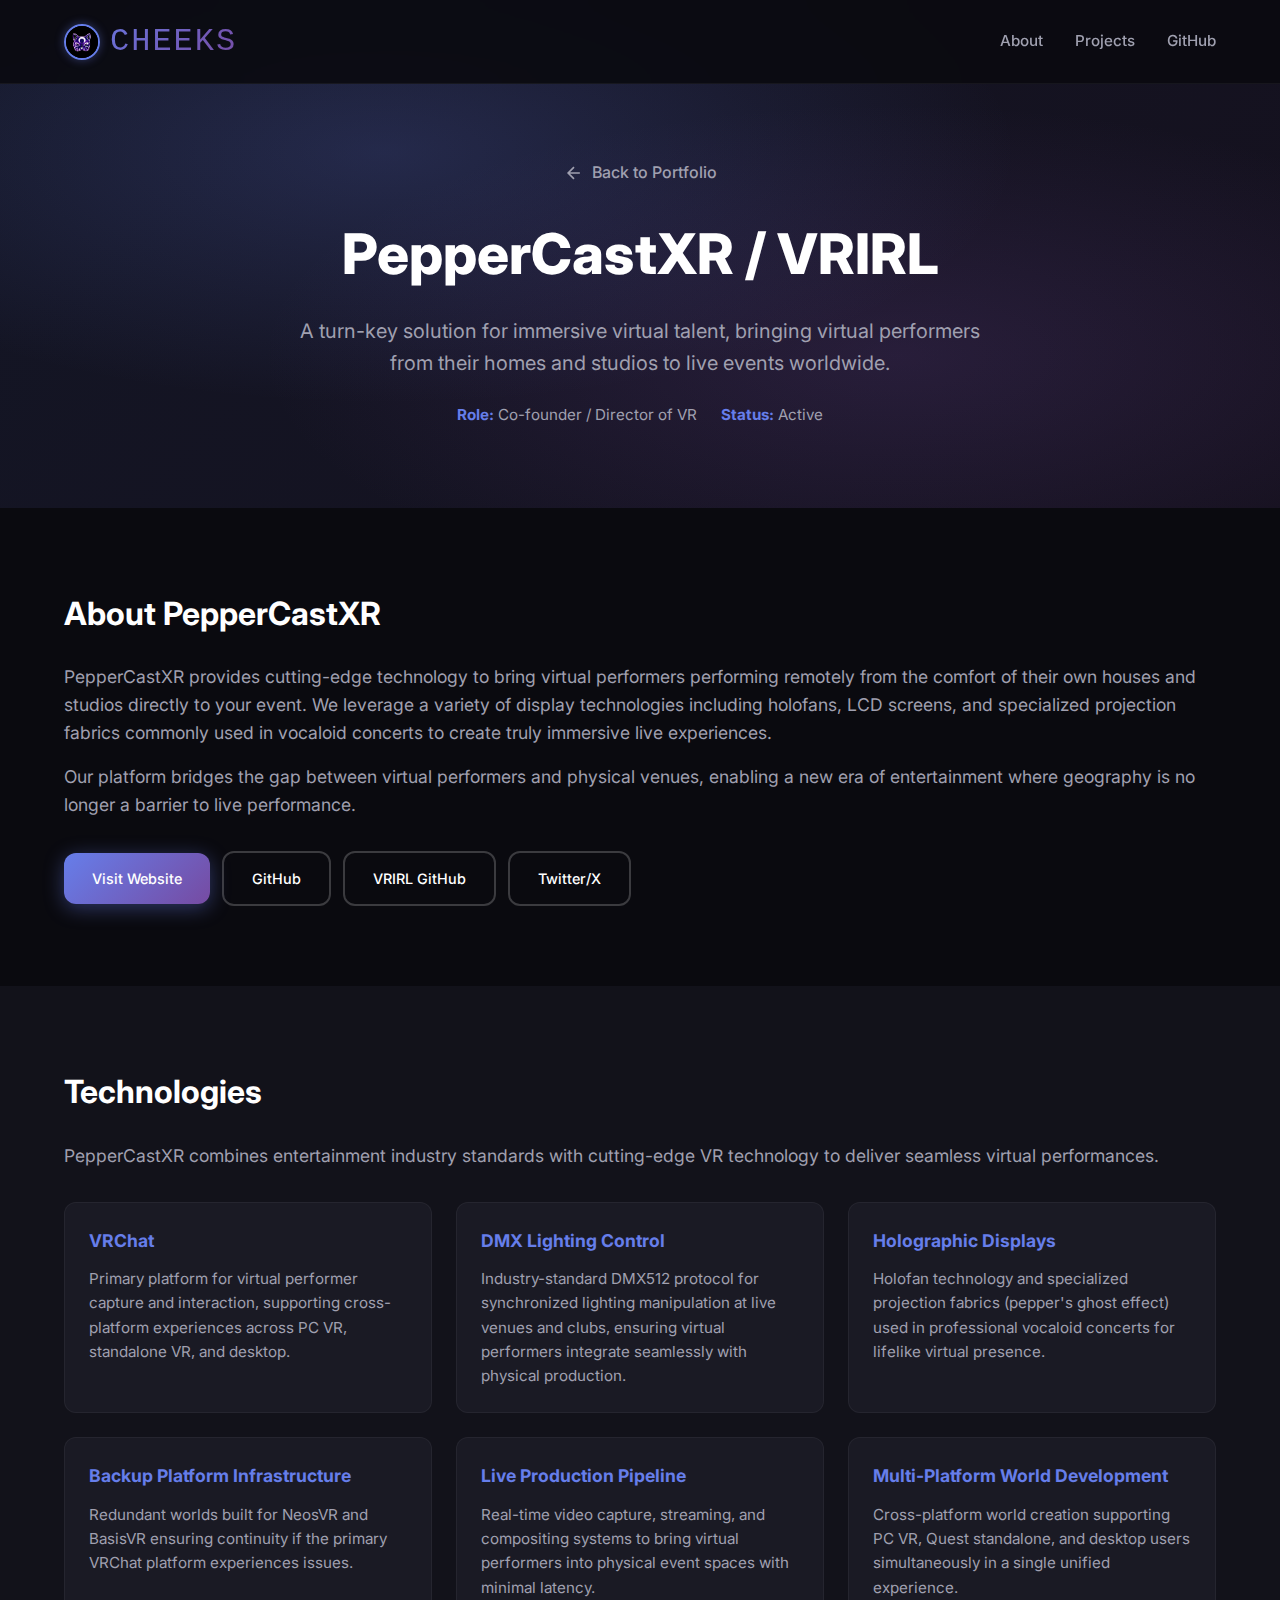
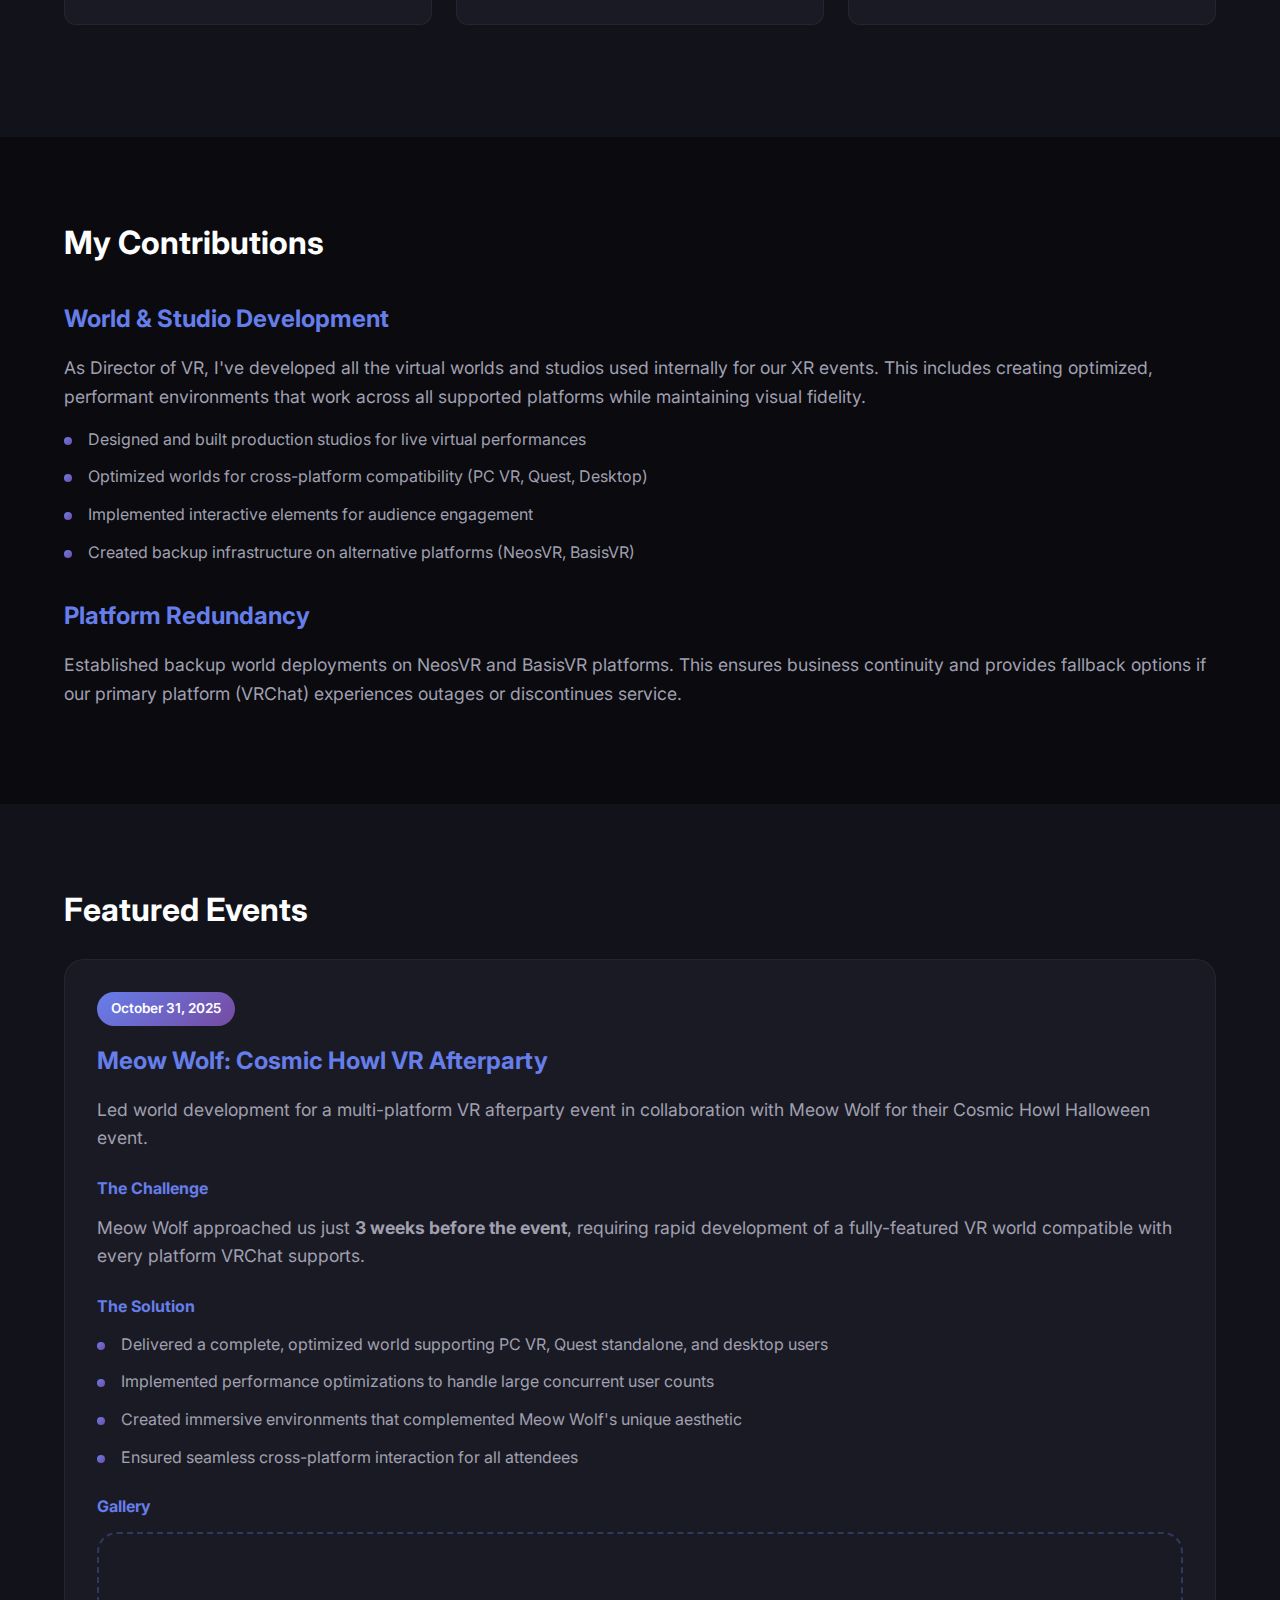
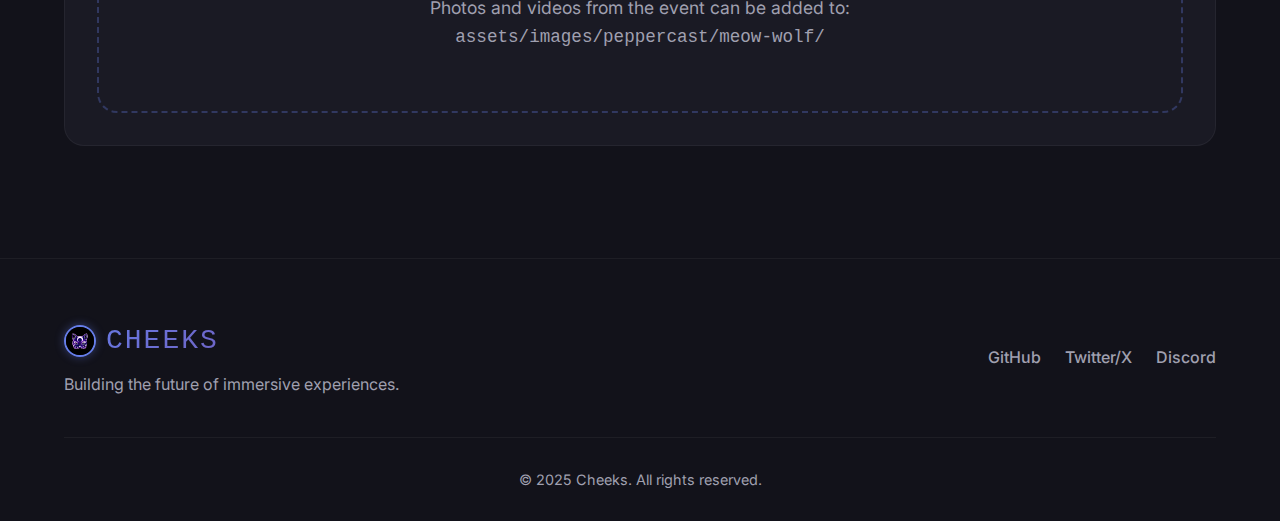
<file: projects/peppercast.html>
<!DOCTYPE html>
<html lang="en">
<head>
    <meta charset="UTF-8">
    <meta name="viewport" content="width=device-width, initial-scale=1.0">
    <title>PepperCastXR | Cheeks Portfolio</title>
    <meta name="description" content="Co-founder and Director of VR at PepperCastXR - Bringing virtual performers to live events">
    <link rel="stylesheet" href="../css/style.css">
    <link rel="preconnect" href="https://fonts.googleapis.com">
    <link rel="preconnect" href="https://fonts.gstatic.com" crossorigin>
    <link href="https://fonts.googleapis.com/css2?family=Inter:wght@400;500;600;700;800&display=swap" rel="stylesheet">
</head>
<body>
    <nav class="navbar">
        <div class="nav-container">
            <a href="/" class="nav-logo"><img src="../assets/images/logo.png" alt="Cheeks" class="logo-img">CHEEKS</a>
            <div class="nav-links">
                <a href="/#about">About</a>
                <a href="/#projects">Projects</a>
                <a href="https://github.com/notreallycheeks" target="_blank" rel="noopener">GitHub</a>
            </div>
        </div>
    </nav>

    <header class="page-header" style="background: linear-gradient(135deg, rgba(102, 126, 234, 0.1) 0%, rgba(118, 75, 162, 0.1) 100%);">
        <div class="container">
            <a href="/" class="back-link">
                <svg viewBox="0 0 24 24" fill="none" stroke="currentColor" stroke-width="2">
                    <path d="M19 12H5M12 19l-7-7 7-7"/>
                </svg>
                Back to Portfolio
            </a>
            <h1>PepperCastXR / VRIRL</h1>
            <p class="lead">A turn-key solution for immersive virtual talent, bringing virtual performers from their homes and studios to live events worldwide.</p>
            <div class="meta">
                <span><strong>Role:</strong> Co-founder / Director of VR</span>
                <span><strong>Status:</strong> Active</span>
            </div>
        </div>
    </header>

    <section class="content-section">
        <div class="container">
            <h2>About PepperCastXR</h2>
            <p>PepperCastXR provides cutting-edge technology to bring virtual performers performing remotely from the comfort of their own houses and studios directly to your event. We leverage a variety of display technologies including holofans, LCD screens, and specialized projection fabrics commonly used in vocaloid concerts to create truly immersive live experiences.</p>
            <p>Our platform bridges the gap between virtual performers and physical venues, enabling a new era of entertainment where geography is no longer a barrier to live performance.</p>

            <div class="project-links" style="margin-top: 32px;">
                <a href="https://peppercast.live/" target="_blank" rel="noopener" class="btn btn-primary">Visit Website</a>
                <a href="https://github.com/peppercastlive" target="_blank" rel="noopener" class="btn btn-secondary">GitHub</a>
                <a href="https://github.com/VRIRL-Inc" target="_blank" rel="noopener" class="btn btn-secondary">VRIRL GitHub</a>
                <a href="https://x.com/pepper_cast" target="_blank" rel="noopener" class="btn btn-secondary">Twitter/X</a>
            </div>
        </div>
    </section>

    <section class="content-section">
        <div class="container">
            <h2>Technologies</h2>
            <p>PepperCastXR combines entertainment industry standards with cutting-edge VR technology to deliver seamless virtual performances.</p>

            <div class="tech-grid">
                <div class="tech-card">
                    <h4>VRChat</h4>
                    <p>Primary platform for virtual performer capture and interaction, supporting cross-platform experiences across PC VR, standalone VR, and desktop.</p>
                </div>
                <div class="tech-card">
                    <h4>DMX Lighting Control</h4>
                    <p>Industry-standard DMX512 protocol for synchronized lighting manipulation at live venues and clubs, ensuring virtual performers integrate seamlessly with physical production.</p>
                </div>
                <div class="tech-card">
                    <h4>Holographic Displays</h4>
                    <p>Holofan technology and specialized projection fabrics (pepper's ghost effect) used in professional vocaloid concerts for lifelike virtual presence.</p>
                </div>
                <div class="tech-card">
                    <h4>Backup Platform Infrastructure</h4>
                    <p>Redundant worlds built for NeosVR and BasisVR ensuring continuity if the primary VRChat platform experiences issues.</p>
                </div>
                <div class="tech-card">
                    <h4>Live Production Pipeline</h4>
                    <p>Real-time video capture, streaming, and compositing systems to bring virtual performers into physical event spaces with minimal latency.</p>
                </div>
                <div class="tech-card">
                    <h4>Multi-Platform World Development</h4>
                    <p>Cross-platform world creation supporting PC VR, Quest standalone, and desktop users simultaneously in a single unified experience.</p>
                </div>
            </div>
        </div>
    </section>

    <section class="content-section">
        <div class="container">
            <h2>My Contributions</h2>

            <h3>World & Studio Development</h3>
            <p>As Director of VR, I've developed all the virtual worlds and studios used internally for our XR events. This includes creating optimized, performant environments that work across all supported platforms while maintaining visual fidelity.</p>
            <ul>
                <li>Designed and built production studios for live virtual performances</li>
                <li>Optimized worlds for cross-platform compatibility (PC VR, Quest, Desktop)</li>
                <li>Implemented interactive elements for audience engagement</li>
                <li>Created backup infrastructure on alternative platforms (NeosVR, BasisVR)</li>
            </ul>

            <h3>Platform Redundancy</h3>
            <p>Established backup world deployments on NeosVR and BasisVR platforms. This ensures business continuity and provides fallback options if our primary platform (VRChat) experiences outages or discontinues service.</p>
        </div>
    </section>

    <section class="content-section">
        <div class="container">
            <h2>Featured Events</h2>

            <div class="event-card">
                <span class="event-date">October 31, 2025</span>
                <h3>Meow Wolf: Cosmic Howl VR Afterparty</h3>
                <p>Led world development for a multi-platform VR afterparty event in collaboration with Meow Wolf for their Cosmic Howl Halloween event.</p>

                <h4 style="color: var(--color-primary); margin: 24px 0 12px;">The Challenge</h4>
                <p>Meow Wolf approached us just <strong>3 weeks before the event</strong>, requiring rapid development of a fully-featured VR world compatible with every platform VRChat supports.</p>

                <h4 style="color: var(--color-primary); margin: 24px 0 12px;">The Solution</h4>
                <ul>
                    <li>Delivered a complete, optimized world supporting PC VR, Quest standalone, and desktop users</li>
                    <li>Implemented performance optimizations to handle large concurrent user counts</li>
                    <li>Created immersive environments that complemented Meow Wolf's unique aesthetic</li>
                    <li>Ensured seamless cross-platform interaction for all attendees</li>
                </ul>

                <h4 style="color: var(--color-primary); margin: 24px 0 12px;">Gallery</h4>
                <div class="gallery-placeholder">
                    <p>Photos and videos from the event can be added to:<br><code>assets/images/peppercast/meow-wolf/</code></p>
                </div>
            </div>
        </div>
    </section>

    <footer class="footer">
        <div class="container">
            <div class="footer-content">
                <div class="footer-brand">
                    <span class="footer-logo"><img src="../assets/images/logo.png" alt="Cheeks" class="logo-img">CHEEKS</span>
                    <p>Building the future of immersive experiences.</p>
                </div>
                <div class="footer-links">
                    <a href="https://github.com/notreallycheeks" target="_blank" rel="noopener">GitHub</a>
                    <a href="https://x.com/notreallycheeks" target="_blank" rel="noopener">Twitter/X</a>
                    <a href="https://discord.com/users/notreallycheeks" target="_blank" rel="noopener">Discord</a>
                </div>
            </div>
            <div class="footer-bottom">
                <p>&copy; 2025 Cheeks. All rights reserved.</p>
            </div>
        </div>
    </footer>
</body>
</html>
</file>
<file: css/style.css>
/* ===== CSS Variables ===== */
:root {
    --color-bg: #0a0a0f;
    --color-bg-secondary: #12121a;
    --color-bg-card: #1a1a24;
    --color-text: #ffffff;
    --color-text-muted: #a0a0b0;
    --color-primary: #667eea;
    --color-secondary: #764ba2;
    --color-accent: #f093fb;
    --color-gradient: linear-gradient(135deg, #667eea 0%, #764ba2 100%);
    --color-gradient-alt: linear-gradient(135deg, #f093fb 0%, #f5576c 100%);
    --font-main: 'Inter', -apple-system, BlinkMacSystemFont, 'Segoe UI', Roboto, sans-serif;
    --border-radius: 12px;
    --border-radius-lg: 20px;
    --transition: all 0.3s cubic-bezier(0.4, 0, 0.2, 1);
    --shadow: 0 4px 20px rgba(0, 0, 0, 0.3);
    --shadow-lg: 0 10px 40px rgba(0, 0, 0, 0.4);
}

/* ===== Reset & Base ===== */
*, *::before, *::after {
    box-sizing: border-box;
    margin: 0;
    padding: 0;
}

html {
    scroll-behavior: smooth;
}

body {
    font-family: var(--font-main);
    background-color: var(--color-bg);
    color: var(--color-text);
    line-height: 1.6;
    overflow-x: hidden;
}

a {
    color: var(--color-primary);
    text-decoration: none;
    transition: var(--transition);
}

a:hover {
    color: var(--color-accent);
}

img {
    max-width: 100%;
    height: auto;
}

/* ===== Layout ===== */
.container {
    max-width: 1200px;
    margin: 0 auto;
    padding: 0 24px;
}

/* ===== Navigation ===== */
.navbar {
    position: fixed;
    top: 0;
    left: 0;
    right: 0;
    z-index: 1000;
    background: rgba(10, 10, 15, 0.9);
    backdrop-filter: blur(20px);
    border-bottom: 1px solid rgba(255, 255, 255, 0.05);
}

.nav-container {
    max-width: 1200px;
    margin: 0 auto;
    padding: 16px 24px;
    display: flex;
    justify-content: space-between;
    align-items: center;
}

.nav-logo {
    display: flex;
    align-items: center;
    gap: 10px;
    font-family: 'VT323', monospace;
    font-size: 2rem;
    letter-spacing: 2px;
    background: var(--color-gradient);
    -webkit-background-clip: text;
    -webkit-text-fill-color: transparent;
    background-clip: text;
}

.logo-img {
    width: 36px;
    height: 36px;
    max-width: 36px;
    max-height: 36px;
    border-radius: 50%;
    object-fit: cover;
    flex-shrink: 0;
    border: 2px solid var(--color-primary);
    box-shadow: 0 0 10px rgba(102, 126, 234, 0.4);
}

.nav-logo, .footer-logo {
    align-items: center;
}

.nav-links {
    display: flex;
    gap: 32px;
}

.nav-links a {
    color: var(--color-text-muted);
    font-weight: 500;
    font-size: 0.95rem;
    transition: var(--transition);
}

.nav-links a:hover {
    color: var(--color-text);
}

/* ===== Hero Section ===== */
.hero {
    min-height: 100vh;
    display: flex;
    align-items: center;
    position: relative;
    padding: 120px 24px 80px;
    overflow: hidden;
}

.hero::before {
    content: '';
    position: absolute;
    top: 0;
    left: 0;
    right: 0;
    bottom: 0;
    background:
        radial-gradient(ellipse at 20% 20%, rgba(102, 126, 234, 0.15) 0%, transparent 50%),
        radial-gradient(ellipse at 80% 80%, rgba(118, 75, 162, 0.15) 0%, transparent 50%);
    pointer-events: none;
}

.hero-content {
    max-width: 800px;
    margin: 0 auto;
    text-align: center;
    position: relative;
    z-index: 1;
}

.hero-badge {
    display: inline-block;
    padding: 8px 20px;
    background: var(--color-gradient);
    border-radius: 50px;
    font-size: 0.85rem;
    font-weight: 600;
    letter-spacing: 1px;
    text-transform: uppercase;
    margin-bottom: 24px;
}

.hero h1 {
    font-size: clamp(2.5rem, 6vw, 4rem);
    font-weight: 800;
    line-height: 1.1;
    margin-bottom: 24px;
    letter-spacing: -1px;
}

.hero-subtitle {
    font-size: 1.25rem;
    color: var(--color-text-muted);
    max-width: 600px;
    margin: 0 auto 40px;
}

.hero-cta {
    display: flex;
    gap: 16px;
    justify-content: center;
    flex-wrap: wrap;
}

/* ===== Buttons ===== */
.btn {
    display: inline-flex;
    align-items: center;
    gap: 8px;
    padding: 14px 28px;
    border-radius: var(--border-radius);
    font-weight: 600;
    font-size: 1rem;
    transition: var(--transition);
    cursor: pointer;
    border: none;
}

.btn-primary {
    background: var(--color-gradient);
    color: white;
    box-shadow: 0 4px 20px rgba(102, 126, 234, 0.4);
}

.btn-primary:hover {
    transform: translateY(-2px);
    box-shadow: 0 6px 30px rgba(102, 126, 234, 0.5);
    color: white;
}

.btn-secondary {
    background: transparent;
    color: var(--color-text);
    border: 2px solid rgba(255, 255, 255, 0.2);
}

.btn-secondary:hover {
    border-color: var(--color-primary);
    color: var(--color-primary);
}

.btn-small {
    padding: 10px 20px;
    font-size: 0.9rem;
    background: var(--color-gradient);
    color: white;
}

.btn-small:hover {
    color: white;
    transform: translateY(-1px);
}

/* ===== Section Styles ===== */
section {
    padding: 100px 0;
}

.section-header {
    text-align: center;
    margin-bottom: 60px;
}

.section-tag {
    display: inline-block;
    padding: 6px 16px;
    background: rgba(102, 126, 234, 0.1);
    border: 1px solid rgba(102, 126, 234, 0.3);
    border-radius: 50px;
    font-size: 0.85rem;
    font-weight: 600;
    color: var(--color-primary);
    text-transform: uppercase;
    letter-spacing: 1px;
    margin-bottom: 16px;
}

.section-header h2 {
    font-size: clamp(2rem, 4vw, 3rem);
    font-weight: 800;
    letter-spacing: -0.5px;
}

/* ===== About Section ===== */
.about {
    background: var(--color-bg-secondary);
}

.about-content {
    display: grid;
    gap: 60px;
}

.about-text {
    max-width: 800px;
    margin: 0 auto;
    text-align: center;
}

.about-text p {
    font-size: 1.15rem;
    color: var(--color-text-muted);
    margin-bottom: 20px;
}

.skills-grid {
    display: grid;
    grid-template-columns: repeat(auto-fit, minmax(250px, 1fr));
    gap: 24px;
}

.skill-card {
    background: var(--color-bg-card);
    padding: 32px;
    border-radius: var(--border-radius-lg);
    border: 1px solid rgba(255, 255, 255, 0.05);
    transition: var(--transition);
}

.skill-card:hover {
    transform: translateY(-4px);
    border-color: rgba(102, 126, 234, 0.3);
    box-shadow: var(--shadow-lg);
}

.skill-icon {
    width: 48px;
    height: 48px;
    margin-bottom: 16px;
    color: var(--color-primary);
}

.skill-icon svg {
    width: 100%;
    height: 100%;
}

.skill-card h3 {
    font-size: 1.25rem;
    margin-bottom: 8px;
}

.skill-card p {
    color: var(--color-text-muted);
    font-size: 0.95rem;
}

/* ===== Projects Section ===== */
.projects-grid {
    display: grid;
    gap: 32px;
}

.project-card {
    background: var(--color-bg-card);
    border-radius: var(--border-radius-lg);
    overflow: hidden;
    border: 1px solid rgba(255, 255, 255, 0.05);
    transition: var(--transition);
    display: grid;
    grid-template-columns: 300px 1fr;
}

.project-card:hover {
    transform: translateY(-4px);
    box-shadow: var(--shadow-lg);
    border-color: rgba(102, 126, 234, 0.3);
}

.project-featured {
    grid-column: 1 / -1;
    grid-template-columns: 400px 1fr;
}

.project-image {
    min-height: 200px;
    position: relative;
    display: flex;
    align-items: flex-end;
    padding: 20px;
}

.project-role {
    background: rgba(0, 0, 0, 0.6);
    backdrop-filter: blur(10px);
    padding: 8px 16px;
    border-radius: 50px;
    font-size: 0.8rem;
    font-weight: 600;
}

.project-content {
    padding: 32px;
    display: flex;
    flex-direction: column;
}

.project-content h3 {
    font-size: 1.5rem;
    margin-bottom: 12px;
}

.project-content p {
    color: var(--color-text-muted);
    margin-bottom: 20px;
    flex-grow: 1;
}

.project-tech {
    display: flex;
    flex-wrap: wrap;
    gap: 8px;
    margin-bottom: 20px;
}

.project-tech span {
    padding: 6px 12px;
    background: rgba(102, 126, 234, 0.1);
    border: 1px solid rgba(102, 126, 234, 0.2);
    border-radius: 6px;
    font-size: 0.8rem;
    color: var(--color-primary);
}

.project-links {
    display: flex;
    flex-wrap: wrap;
    gap: 12px;
    align-items: center;
}

.project-links a {
    font-size: 0.9rem;
    font-weight: 500;
}

/* ===== Footer ===== */
.footer {
    background: var(--color-bg-secondary);
    padding: 60px 0 30px;
    border-top: 1px solid rgba(255, 255, 255, 0.05);
}

.footer-content {
    display: flex;
    justify-content: space-between;
    align-items: center;
    margin-bottom: 40px;
    flex-wrap: wrap;
    gap: 24px;
}

.footer-logo {
    display: flex;
    align-items: center;
    gap: 10px;
    font-family: 'VT323', monospace;
    font-size: 1.75rem;
    letter-spacing: 2px;
    background: var(--color-gradient);
    -webkit-background-clip: text;
    -webkit-text-fill-color: transparent;
    background-clip: text;
}

.footer-logo .logo-img {
    width: 32px;
    height: 32px;
    max-width: 32px;
    max-height: 32px;
}

.footer-brand p {
    color: var(--color-text-muted);
    margin-top: 8px;
}

.footer-links {
    display: flex;
    gap: 24px;
}

.footer-links a {
    color: var(--color-text-muted);
    font-weight: 500;
}

.footer-links a:hover {
    color: var(--color-text);
}

.footer-bottom {
    text-align: center;
    padding-top: 30px;
    border-top: 1px solid rgba(255, 255, 255, 0.05);
}

.footer-bottom p {
    color: var(--color-text-muted);
    font-size: 0.9rem;
}

/* ===== Detail Pages ===== */
.page-header {
    padding: 160px 24px 80px;
    text-align: center;
    position: relative;
}

.page-header::before {
    content: '';
    position: absolute;
    top: 0;
    left: 0;
    right: 0;
    bottom: 0;
    background:
        radial-gradient(ellipse at 30% 30%, rgba(102, 126, 234, 0.2) 0%, transparent 50%),
        radial-gradient(ellipse at 70% 70%, rgba(118, 75, 162, 0.2) 0%, transparent 50%);
    pointer-events: none;
}

.page-header .container {
    position: relative;
    z-index: 1;
}

.page-header h1 {
    font-size: clamp(2.5rem, 5vw, 3.5rem);
    font-weight: 800;
    margin-bottom: 16px;
}

.page-header .lead {
    font-size: 1.25rem;
    color: var(--color-text-muted);
    max-width: 700px;
    margin: 0 auto 24px;
}

.page-header .meta {
    display: flex;
    justify-content: center;
    gap: 24px;
    flex-wrap: wrap;
}

.page-header .meta span {
    color: var(--color-text-muted);
    font-size: 0.95rem;
}

.page-header .meta strong {
    color: var(--color-primary);
}

/* ===== Content Sections ===== */
.content-section {
    padding: 80px 0;
}

.content-section:nth-child(even) {
    background: var(--color-bg-secondary);
}

.content-section h2 {
    font-size: 2rem;
    margin-bottom: 24px;
}

.content-section h3 {
    font-size: 1.5rem;
    margin: 32px 0 16px;
    color: var(--color-primary);
}

.content-section p {
    color: var(--color-text-muted);
    margin-bottom: 16px;
    font-size: 1.1rem;
}

.content-section ul {
    list-style: none;
    margin-bottom: 24px;
}

.content-section li {
    color: var(--color-text-muted);
    padding-left: 24px;
    position: relative;
    margin-bottom: 12px;
}

.content-section li::before {
    content: '';
    position: absolute;
    left: 0;
    top: 10px;
    width: 8px;
    height: 8px;
    background: var(--color-gradient);
    border-radius: 50%;
}

/* ===== Tech Grid ===== */
.tech-grid {
    display: grid;
    grid-template-columns: repeat(auto-fit, minmax(280px, 1fr));
    gap: 24px;
    margin: 32px 0;
}

.tech-card {
    background: var(--color-bg-card);
    padding: 24px;
    border-radius: var(--border-radius);
    border: 1px solid rgba(255, 255, 255, 0.05);
}

.tech-card h4 {
    font-size: 1.1rem;
    margin-bottom: 12px;
    color: var(--color-primary);
}

.tech-card p {
    font-size: 0.95rem;
    margin-bottom: 0;
}

/* ===== Event/Contribution Cards ===== */
.event-card, .contribution-card {
    background: var(--color-bg-card);
    border-radius: var(--border-radius-lg);
    padding: 32px;
    margin-bottom: 32px;
    border: 1px solid rgba(255, 255, 255, 0.05);
}

.event-card h3, .contribution-card h3 {
    margin-top: 0;
}

.event-date, .contribution-date {
    display: inline-block;
    padding: 6px 14px;
    background: var(--color-gradient);
    border-radius: 50px;
    font-size: 0.85rem;
    font-weight: 600;
    margin-bottom: 16px;
}

/* ===== Gallery Placeholder ===== */
.gallery-placeholder {
    background: var(--color-bg-card);
    border: 2px dashed rgba(102, 126, 234, 0.3);
    border-radius: var(--border-radius-lg);
    padding: 60px;
    text-align: center;
    color: var(--color-text-muted);
}

.gallery-placeholder p {
    margin: 0;
}

/* ===== Commit List ===== */
.commit-list {
    margin: 24px 0;
}

.commit-item {
    display: flex;
    gap: 16px;
    padding: 16px 0;
    border-bottom: 1px solid rgba(255, 255, 255, 0.05);
}

.commit-item:last-child {
    border-bottom: none;
}

.commit-date {
    min-width: 100px;
    color: var(--color-text-muted);
    font-size: 0.9rem;
}

.commit-message {
    font-family: 'SF Mono', 'Consolas', monospace;
    font-size: 0.95rem;
}

.commit-message a {
    color: var(--color-text);
}

.commit-message a:hover {
    color: var(--color-primary);
}

/* ===== Back Link ===== */
.back-link {
    display: inline-flex;
    align-items: center;
    gap: 8px;
    margin-bottom: 24px;
    color: var(--color-text-muted);
    font-weight: 500;
}

.back-link:hover {
    color: var(--color-primary);
}

.back-link svg {
    width: 20px;
    height: 20px;
}

/* ===== Responsive ===== */
@media (max-width: 900px) {
    .project-card {
        grid-template-columns: 1fr;
    }

    .project-featured {
        grid-template-columns: 1fr;
    }

    .project-image {
        min-height: 180px;
    }
}

@media (max-width: 600px) {
    .nav-links {
        gap: 16px;
    }

    .nav-links a {
        font-size: 0.85rem;
    }

    .hero-cta {
        flex-direction: column;
        align-items: center;
    }

    .skills-grid {
        grid-template-columns: 1fr;
    }

    .footer-content {
        flex-direction: column;
        text-align: center;
    }

    .footer-links {
        justify-content: center;
    }

    .page-header .meta {
        flex-direction: column;
        gap: 8px;
    }
}
</file>
